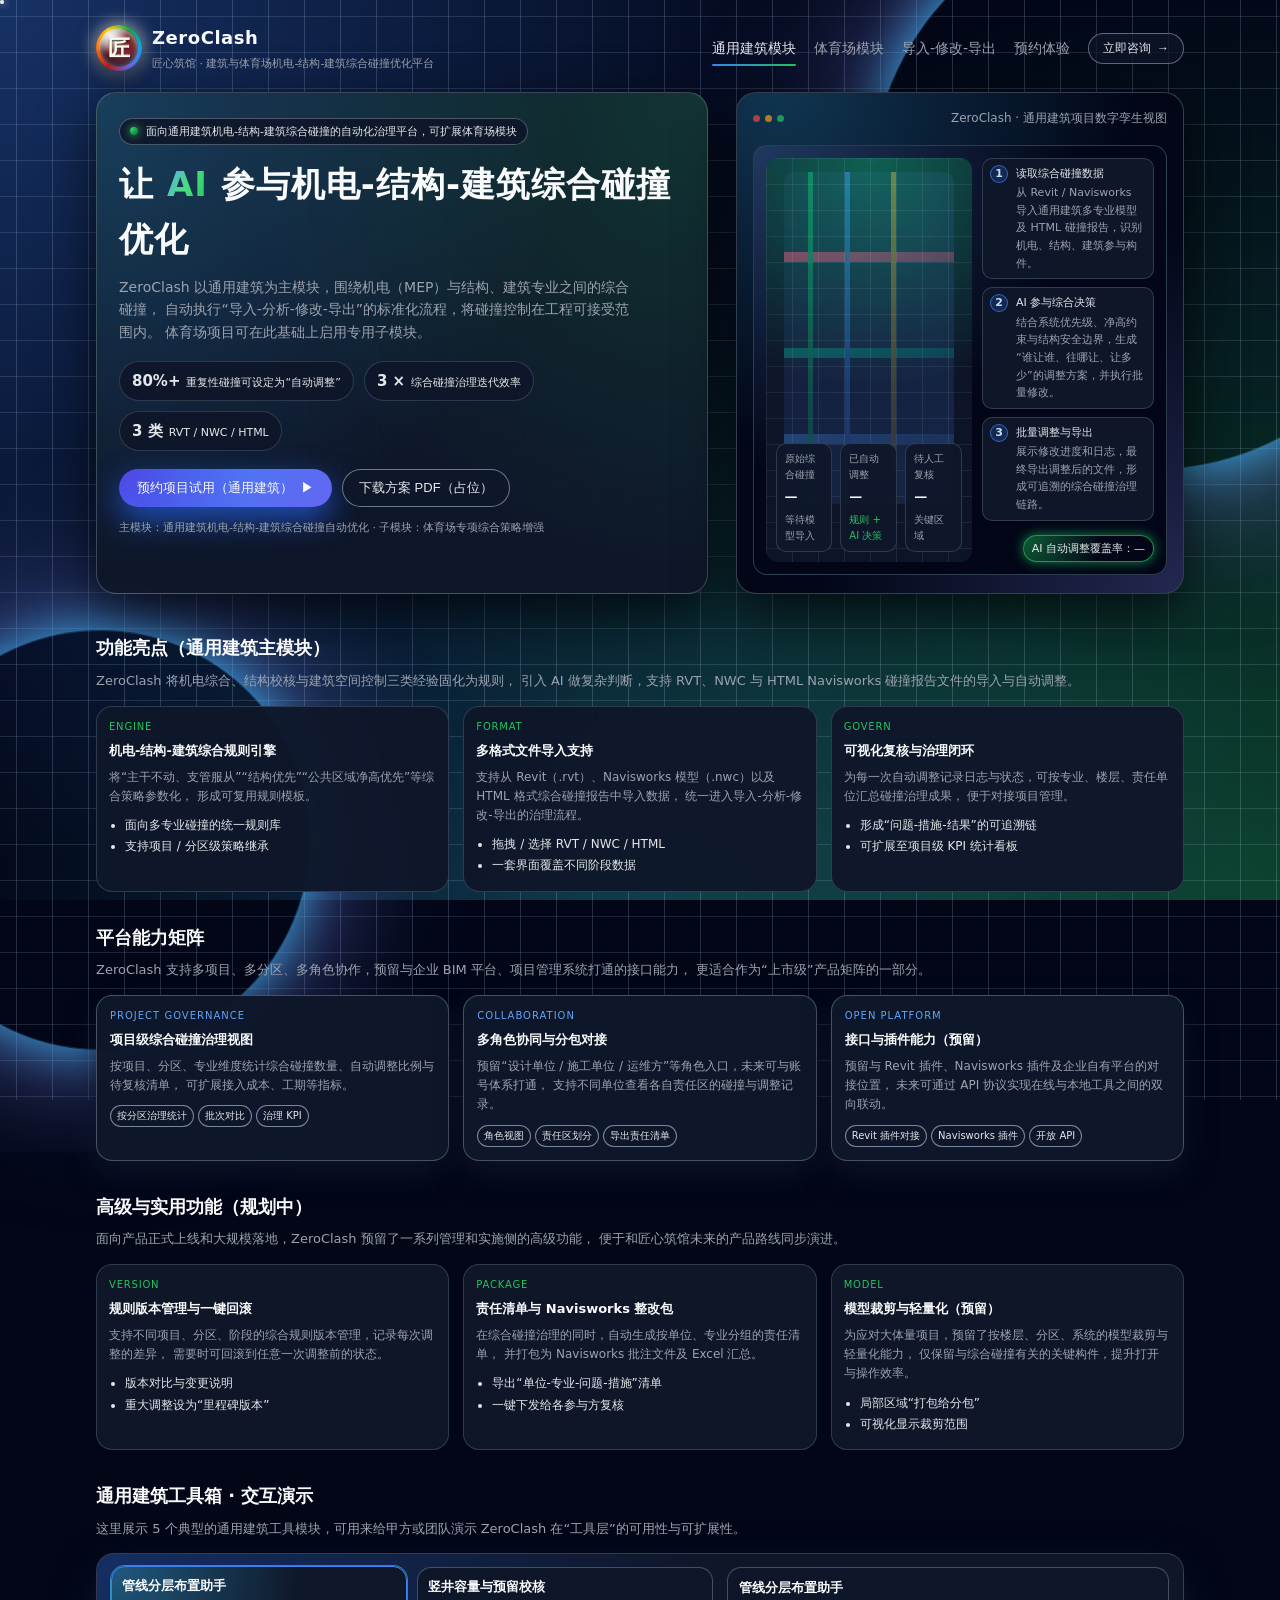
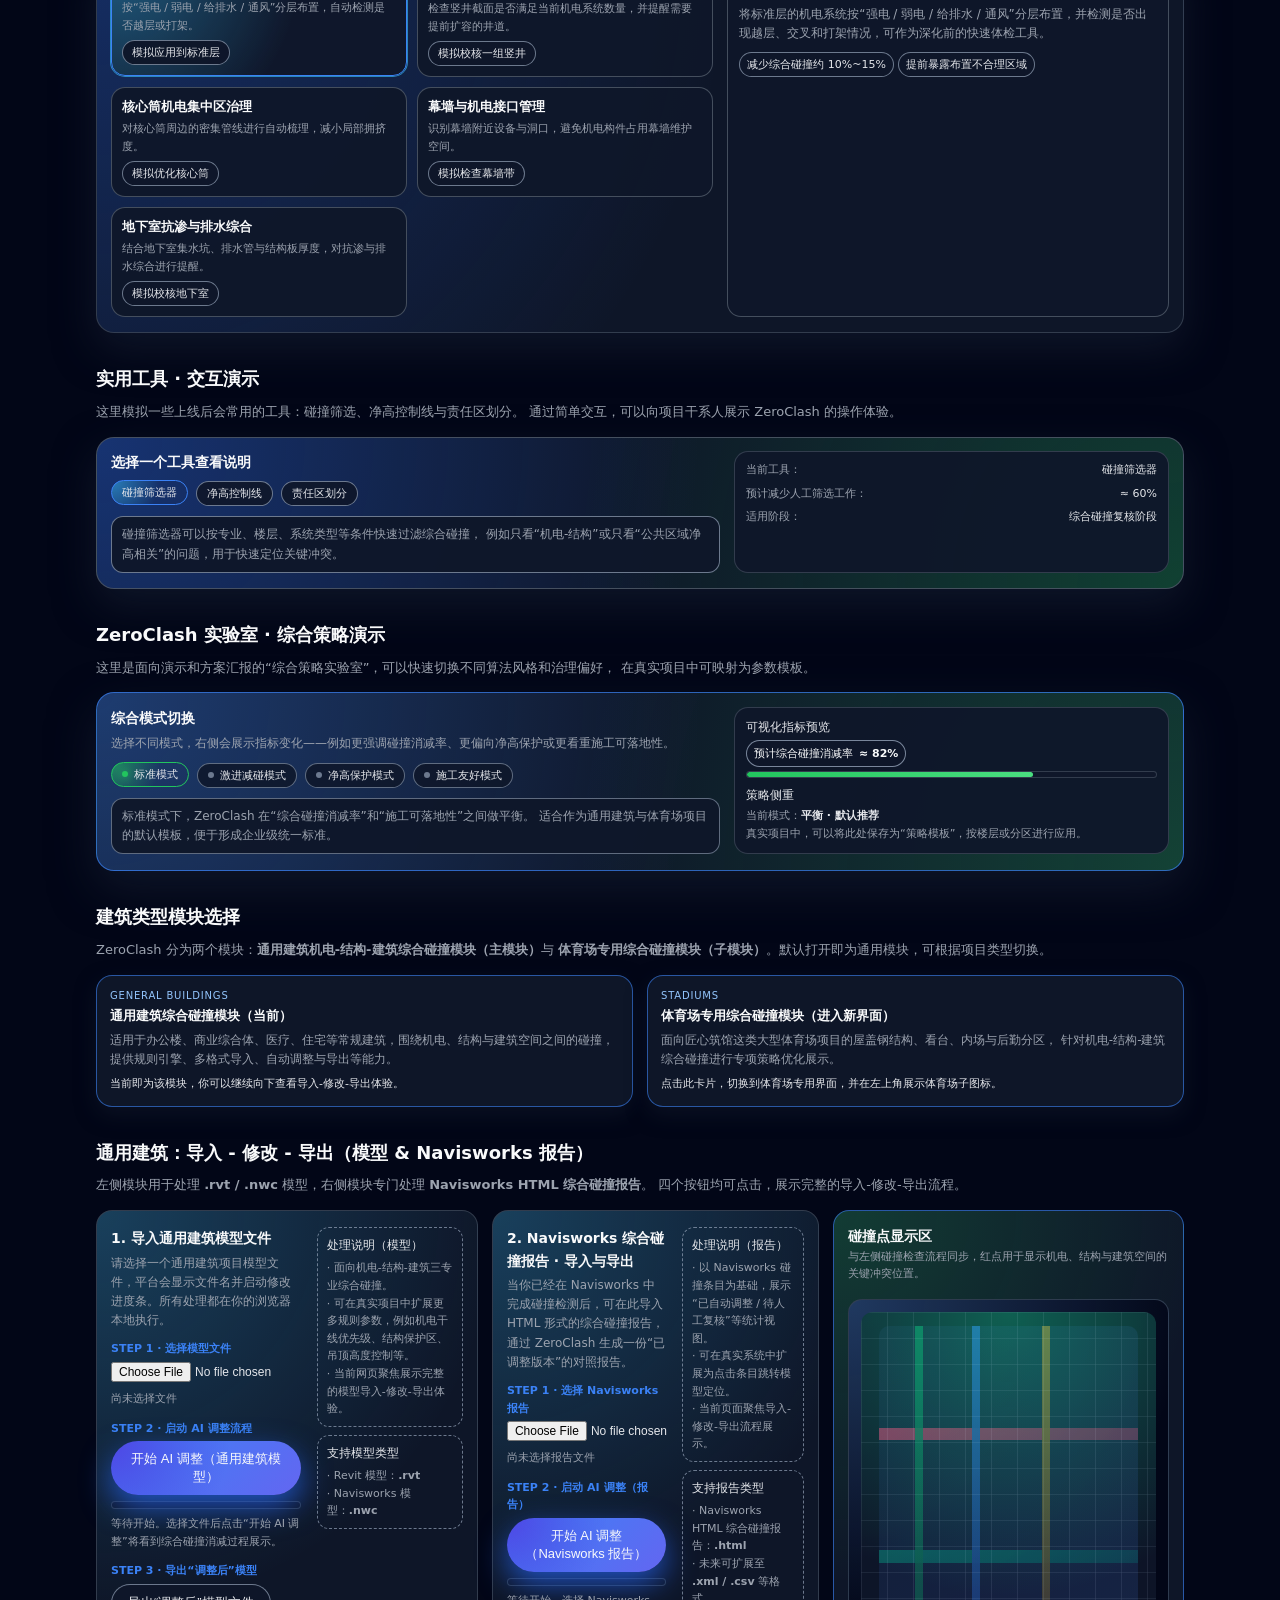
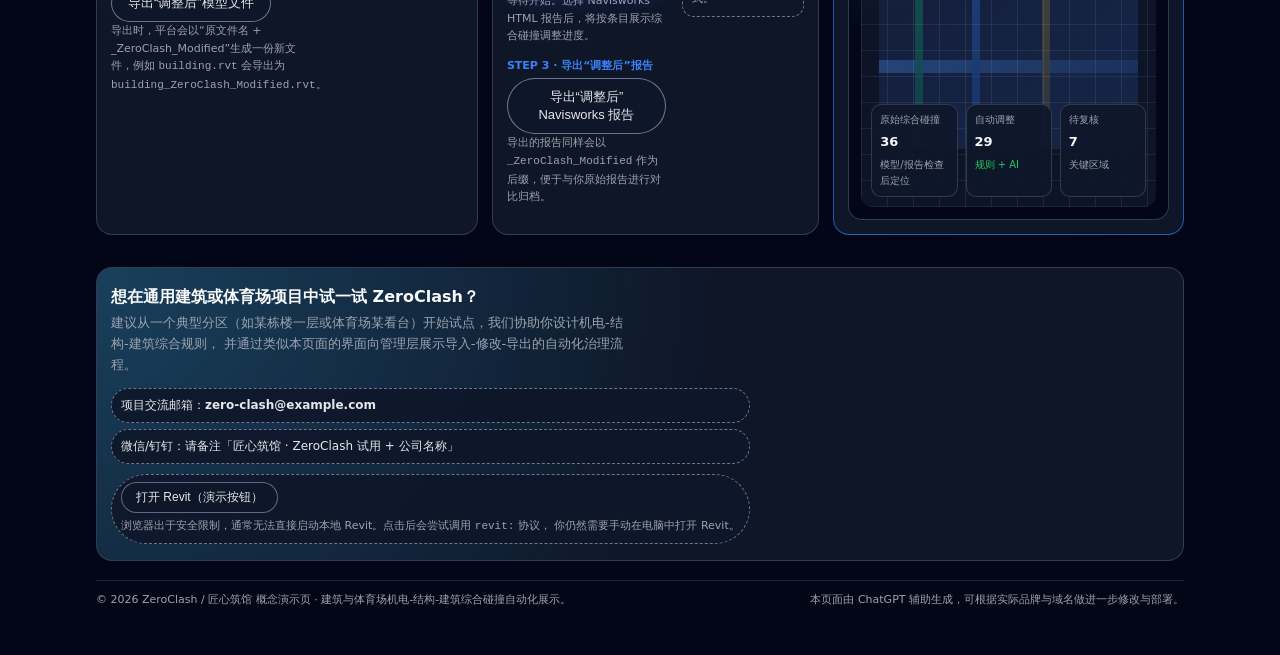
<file: zero-clash/index99.html>
<!DOCTYPE html>
<html lang="zh-CN">
<head>
  <meta charset="UTF-8" />
  <title>ZeroClash · 建筑与体育场机电-结构-建筑综合碰撞优化平台</title>
  <meta name="viewport" content="width=device-width, initial-scale=1" />
  <meta name="description" content="ZeroClash —— 匠心筑馆面向通用建筑与体育场项目的机电-结构-建筑综合碰撞自动优化平台，实现导入-分析-修改-导出的治理闭环。" />

  <!-- 浏览器图标，保留“匠”字 -->
  <link rel="icon" type="image/svg+xml"
        href='data:image/svg+xml,<svg xmlns="http://www.w3.org/2000/svg" viewBox="0 0 64 64"><defs><linearGradient id="g" x1="0" x2="1" y1="0" y2="1"><stop stop-color="%23b91c1c"/><stop offset="0.4" stop-color="%23f97316"/><stop offset="1" stop-color="%2316a34a"/></linearGradient></defs><circle cx="32" cy="32" r="30" fill="url(%23g)"/><circle cx="32" cy="32" r="22" fill="none" stroke="rgba(248,250,252,0.9)" stroke-width="2"/><text x="32" y="38" text-anchor="middle" font-size="24" fill="white" font-family="system-ui, -apple-system">匠</text></svg>' />

  <style>
    :root {
      --card-bg: #050816;
      --accent: #3b82f6;
      --accent-soft: rgba(59, 130, 246, 0.18);
      --accent-2: #22c55e;
      --text-main: #f9fafb;
      --text-sub: #9ca3af;
      --border-subtle: #1f2937;
      --radius-xl: 20px;
      --shadow-soft: 0 20px 55px rgba(0, 0, 0, 0.7);
    }

    * { box-sizing: border-box; margin: 0; padding: 0; }

    body {
      font-family: system-ui, -apple-system, BlinkMacSystemFont, "Segoe UI",
        Roboto, "PingFang SC", "Microsoft YaHei", sans-serif;
      color: var(--text-main);
      line-height: 1.6;
      min-height: 100vh;
      overflow-x: hidden;
      background: #020617;
    }

    a { color: inherit; text-decoration: none; }

    /* ===== 动态数字孪生背景 ===== */
    .global-bg {
      position: fixed;
      inset: 0;
      z-index: -3;
      background:
        radial-gradient(circle at 0% 0%, rgba(59,130,246,0.35), transparent 55%),
        radial-gradient(circle at 100% 100%, rgba(34,197,94,0.30), transparent 60%),
        radial-gradient(circle at 50% 110%, rgba(56,189,248,0.25), transparent 60%),
        #020617;
      animation: bgFlow 14s ease-in-out infinite alternate;
    }

    .bg-grid {
      position: fixed;
      inset: -200px -200px;
      z-index: -2;
      opacity: 0.55;
      background-image:
        linear-gradient(90deg, rgba(148, 163, 184, 0.45) 1px, transparent 1px),
        linear-gradient(180deg, rgba(148, 163, 184, 0.35) 1px, transparent 1px);
      background-size: 36px 36px;
      mix-blend-mode: screen;
      animation: gridMove 18s linear infinite;
      pointer-events: none;
    }

    .bg-orbit {
      position: fixed;
      border-radius: 999px;
      border: 1px solid rgba(56, 189, 248, 0.25);
      box-shadow:
        0 0 50px rgba(56, 189, 248, 0.8),
        0 0 160px rgba(129, 140, 248, 0.75);
      pointer-events: none;
      z-index: -1;
      filter: blur(0.2px);
    }
    .bg-orbit-1 {
      width: 560px;
      height: 560px;
      top: -90px;
      right: -150px;
      animation: orbitPulse 20s linear infinite;
    }
    .bg-orbit-2 {
      width: 420px;
      height: 420px;
      bottom: -150px;
      left: -110px;
      animation: orbitPulse 17s linear infinite reverse;
    }

    .bg-particle {
      position: fixed;
      width: 4px;
      height: 4px;
      border-radius: 999px;
      background: rgba(248, 250, 252, 0.9);
      box-shadow: 0 0 10px rgba(248, 250, 252, 0.8);
      opacity: 0.5;
      z-index: -1;
      animation: particleMove 12s linear infinite;
    }
    .bg-particle:nth-child(1) { top: 20%; left: 10%; animation-duration: 14s; }
    .bg-particle:nth-child(2) { top: 70%; left: 80%; animation-duration: 12s; }
    .bg-particle:nth-child(3) { top: 40%; left: 50%; animation-duration: 10s; }
    .bg-particle:nth-child(4) { top: 85%; left: 25%; animation-duration: 16s; }

    @keyframes bgFlow {
      0% {
        background-position: 0 0, 0 0, 0 0;
        filter: hue-rotate(0deg);
      }
      50% {
        background-position: 30px -20px, -40px 40px, 0 30px;
        filter: hue-rotate(10deg);
      }
      100% {
        background-position: -30px 10px, 40px -40px, 0 -20px;
        filter: hue-rotate(-8deg);
      }
    }

    @keyframes gridMove {
      0% { transform: translate3d(0,0,0); }
      100% { transform: translate3d(80px,80px,0); }
    }

    @keyframes orbitPulse {
      0% { transform: rotate(0deg) scale(1); opacity: 0.6; }
      50% { transform: rotate(180deg) scale(1.08); opacity: 1; }
      100% { transform: rotate(360deg) scale(1); opacity: 0.6; }
    }

    @keyframes particleMove {
      0% { transform: translate3d(0,0,0); opacity: 0.3; }
      50% { transform: translate3d(40px,-40px,0); opacity: 0.9; }
      100% { transform: translate3d(80px,40px,0); opacity: 0.3; }
    }

    .page {
      max-width: 1120px;
      margin: 0 auto;
      padding: 24px 16px 48px;
      position: relative;
      z-index: 1;
    }

    header {
      display: flex;
      align-items: center;
      justify-content: space-between;
      margin-bottom: 20px;
    }

    .logo-wrap {
      display: flex;
      align-items: center;
      gap: 10px;
    }

    /* ===== 主图标：三维中国风“玉璧 + 印章” ===== */
    .logo-mark {
      width: 46px;
      height: 46px;
      border-radius: 999px;
      background:
        conic-gradient(from 210deg, #b91c1c, #f97316, #facc15, #16a34a, #0ea5e9, #6366f1, #b91c1c);
      display: flex;
      align-items: center;
      justify-content: center;
      box-shadow:
        0 8px 22px rgba(15,23,42,0.9),
        0 0 18px rgba(248,250,252,0.9);
      position: relative;
      overflow: hidden;
      animation: logoSpin 18s linear infinite;
    }

    /* 内部立体玉璧 */
    .logo-mark::before {
      content: "";
      position: absolute;
      inset: 4px;
      border-radius: inherit;
      background:
        radial-gradient(circle at 30% 20%, rgba(255,255,255,0.9), transparent 40%),
        radial-gradient(circle at 70% 80%, #991b1b, #7f1d1d 55%, #111827 100%);
      box-shadow:
        inset 0 2px 6px rgba(248,250,252,0.65),
        inset 0 -6px 10px rgba(15,23,42,0.9);
    }

    /* 高光 */
    .logo-mark::after {
      content: "";
      position: absolute;
      inset: 3px;
      border-radius: inherit;
      background:
        radial-gradient(circle at 20% 15%, rgba(255,255,255,0.8), transparent 45%),
        radial-gradient(circle at 80% 90%, rgba(15,23,42,0.9), transparent 55%);
      mix-blend-mode: screen;
      opacity: 0.85;
    }

    .logo-mark span {
      position: relative;
      font-weight: 900;
      font-size: 22px;
      color: #fefce8;
      text-shadow:
        0 1px 2px rgba(15,23,42,0.9),
        0 -1px 1px rgba(248,250,252,0.6);
      z-index: 2;
    }

    .logo-text-block {
      display: flex;
      flex-direction: column;
      gap: 2px;
    }

    .logo-text-main-row {
      display: flex;
      align-items: center;
      gap: 6px;
    }

    .logo-text-main {
      font-weight: 700;
      letter-spacing: 0.03em;
      font-size: 18px;
    }

    .logo-text-sub {
      font-size: 11px;
      color: var(--text-sub);
    }

    /* ===== 体育场子图标：三维椭圆碗 + 交错钢肋 ===== */
    .stadium-sub-logo {
      display: none;
      position: relative;
      width: 48px;
      height: 24px;
      border-radius: 999px;
      padding: 2px;
      background:
        radial-gradient(circle at 0 0, rgba(56,189,248,0.85), transparent 50%),
        linear-gradient(90deg, #4f46e5, #22c55e);
      box-shadow:
        0 4px 12px rgba(15,23,42,0.9),
        0 0 18px rgba(56,189,248,0.9);
      overflow: hidden;
      animation: stadiumLogoPulse 2.8s ease-in-out infinite;
    }

    .stadium-sub-ring {
      position: absolute;
      inset: 2px;
      border-radius: 999px;
      border: 2px solid rgba(248,250,252,0.95);
      box-shadow:
        inset 0 0 5px rgba(15,23,42,0.9),
        0 0 3px rgba(248,250,252,0.6);
    }

    .stadium-sub-field {
      position: absolute;
      inset: 5px 8px;
      border-radius: 999px;
      background:
        radial-gradient(circle at 50% 0, #bbf7d0, #22c55e 60%, #15803d);
      box-shadow:
        inset 0 0 4px rgba(22,101,52,0.9),
        0 2px 5px rgba(15,23,42,0.9);
    }

    .stadium-sub-rib {
      position: absolute;
      left: -6px;
      right: -6px;
      height: 2px;
      background: rgba(148,163,184,0.95);
      border-radius: 999px;
      box-shadow: 0 0 6px rgba(148,163,184,0.8);
    }

    .stadium-sub-rib-1 { top: 7px; transform: rotate(-20deg); }
    .stadium-sub-rib-2 { top: 11px; transform: rotate(13deg); }
    .stadium-sub-rib-3 { top: 15px; transform: rotate(-8deg); }

    .stadium-sub-logo-visible {
      display: inline-flex;
    }

    @keyframes stadiumLogoPulse {
      0%, 100% { transform: scale(1); opacity: 0.85; }
      50% { transform: scale(1.06); opacity: 1; }
    }

    nav {
      display: flex;
      align-items: center;
      gap: 18px;
      font-size: 14px;
      color: var(--text-sub);
      flex-wrap: wrap;
      justify-content: flex-end;
    }

    nav a {
      padding: 4px 0;
      position: relative;
      cursor: pointer;
    }

    nav a::after {
      content: "";
      position: absolute;
      left: 0;
      bottom: -3px;
      width: 0;
      height: 2px;
      border-radius: 999px;
      background: linear-gradient(90deg, var(--accent), var(--accent-2));
      transition: width 0.18s ease-out;
    }

    nav a:hover::after { width: 100%; }

    .nav-active {
      color: #e5e7eb;
    }
    .nav-active::after {
      width: 100%;
    }

    .btn-small-outline {
      border-radius: 999px;
      border: 1px solid rgba(148, 163, 184, 0.6);
      padding: 6px 14px;
      font-size: 12px;
      color: #e5e7eb;
      display: inline-flex;
      align-items: center;
      gap: 6px;
      background: rgba(15, 23, 42, 0.7);
      backdrop-filter: blur(10px);
      cursor: pointer;
      transition: border-color 0.17s, background 0.17s, transform 0.1s;
    }
    .btn-small-outline:hover {
      border-color: var(--accent);
      background: rgba(15, 23, 42, 0.9);
      transform: translateY(-1px);
    }

    @keyframes logoSpin {
      0% { transform: rotate(0deg); }
      100% { transform: rotate(360deg); }
    }

    @keyframes logoPulse {
      0%, 100% { box-shadow: inset 0 0 0 0 rgba(37, 99, 235, 0.1); }
      50% { box-shadow: inset 0 0 12px 4px rgba(37, 99, 235, 0.4); }
    }

    /* ===== 视图切换容器 ===== */
    main#view-container {
      position: relative;
      min-height: 600px;
      transition: height 0.4s ease;
    }

    .view {
      position: absolute;
      inset: 0;
      opacity: 0;
      pointer-events: none;
      transform: translateY(16px);
      transition: opacity 0.28s ease-out, transform 0.28s ease-out;
    }

    .view-active {
      opacity: 1;
      pointer-events: auto;
      transform: translateY(0);
    }

    .hero {
      display: grid;
      grid-template-columns: minmax(0, 3fr) minmax(0, 2.2fr);
      gap: 28px;
      align-items: stretch;
      margin-bottom: 40px;
    }

    .hero-card {
      padding: 24px 22px 22px;
      border-radius: var(--radius-xl);
      background:
        radial-gradient(circle at 0 0, rgba(56, 189, 248, 0.24), transparent 60%),
        radial-gradient(circle at 100% 0, rgba(34, 197, 94, 0.18), transparent 60%),
        rgba(15, 23, 42, 0.97);
      box-shadow: var(--shadow-soft);
      border: 1px solid rgba(148, 163, 184, 0.35);
    }

    .tagline {
      display: inline-flex;
      align-items: center;
      gap: 8px;
      padding: 4px 10px;
      border-radius: 999px;
      background: rgba(15, 23, 42, 0.9);
      border: 1px solid rgba(148, 163, 184, 0.45);
      font-size: 11px;
      color: #e5e7eb;
      margin-bottom: 12px;
    }

    .tag-dot {
      width: 8px;
      height: 8px;
      border-radius: 50%;
      background: radial-gradient(circle at 0 0, #4ade80, #16a34a 60%, #166534 100%);
      box-shadow: 0 0 8px rgba(74, 222, 128, 0.9);
    }

    .hero-title {
      font-size: clamp(26px, 4vw, 34px);
      font-weight: 800;
      letter-spacing: 0.03em;
      margin-bottom: 10px;
    }

    .hero-title span {
      background: linear-gradient(120deg, #60a5fa, #4ade80, #22c55e);
      -webkit-background-clip: text;
      color: transparent;
    }

    .hero-subtitle {
      font-size: 14px;
      color: var(--text-sub);
      max-width: 32rem;
      margin-bottom: 18px;
    }

    .hero-kpis {
      display: flex;
      flex-wrap: wrap;
      gap: 10px;
      margin-bottom: 18px;
    }

    .kpi-pill {
      padding: 7px 12px;
      border-radius: 999px;
      background: rgba(15, 23, 42, 0.95);
      border: 1px solid rgba(51, 65, 85, 0.85);
      font-size: 11px;
      color: #e5e7eb;
      display: inline-flex;
      align-items: baseline;
      gap: 6px;
      cursor: pointer;
    }
    .kpi-pill strong { font-size: 15px; }

    .hero-actions {
      display: flex;
      flex-wrap: wrap;
      gap: 10px;
      margin-bottom: 12px;
    }

    .btn-primary {
      border-radius: 999px;
      padding: 9px 18px;
      font-size: 13px;
      border: none;
      cursor: pointer;
      background: radial-gradient(circle at 0 0, #4f46e5, transparent 60%),
        linear-gradient(135deg, var(--accent), #6366f1);
      color: #f9fafb;
      display: inline-flex;
      align-items: center;
      gap: 8px;
      box-shadow: 0 12px 30px rgba(37, 99, 235, 0.75);
      transition: transform 0.1s ease-out, box-shadow 0.1s ease-out;
    }
    .btn-primary:hover {
      transform: translateY(-1px);
      box-shadow: 0 16px 38px rgba(37, 99, 235, 0.9);
    }

    .btn-secondary {
      border-radius: 999px;
      padding: 9px 16px;
      font-size: 13px;
      border: 1px solid rgba(148, 163, 184, 0.7);
      cursor: pointer;
      background: rgba(15, 23, 42, 0.9);
      color: #e5e7eb;
      display: inline-flex;
      align-items: center;
      gap: 8px;
      transition: background 0.15s ease-out, border-color 0.15s ease-out,
        transform 0.1s ease-out;
    }
    .btn-secondary:hover {
      background: rgba(15, 23, 42, 1);
      border-color: var(--accent-2);
      transform: translateY(-1px);
    }

    .hero-hint { font-size: 11px; color: var(--text-sub); }

    .hero-right-card {
      border-radius: var(--radius-xl);
      background: radial-gradient(circle at 10% 0, rgba(56, 189, 248, 0.25), transparent 55%),
        radial-gradient(circle at 100% 100%, rgba(129, 140, 248, 0.25), transparent 55%),
        #020617;
      border: 1px solid rgba(55, 65, 81, 0.95);
      padding: 16px 16px 18px;
      box-shadow: var(--shadow-soft);
      display: flex;
      flex-direction: column;
      gap: 12px;
    }

    .preview-header {
      display: flex;
      align-items: center;
      justify-content: space-between;
      font-size: 12px;
      color: var(--text-sub);
    }

    .preview-dots { display: flex; gap: 5px; }

    .preview-dot {
      width: 7px;
      height: 7px;
      border-radius: 999px;
      background: #6b7280;
      opacity: 0.7;
    }
    .preview-dot:nth-child(1) { background: #ef4444; }
    .preview-dot:nth-child(2) { background: #f59e0b; }
    .preview-dot:nth-child(3) { background: #22c55e; }

    .preview-window {
      flex: 1;
      margin-top: 4px;
      border-radius: 14px;
      border: 1px solid rgba(51, 65, 85, 0.9);
      background: radial-gradient(circle at 0 0, rgba(96, 165, 250, 0.32), transparent 55%),
        #020617;
      padding: 12px;
      display: grid;
      grid-template-columns: 1.2fr 1fr;
      gap: 10px;
    }

    .preview-left {
      border-radius: 12px;
      background: radial-gradient(circle at 50% 0, rgba(16, 185, 129, 0.45), transparent 55%),
        rgba(15, 23, 42, 0.9);
      position: relative;
      overflow: hidden;
    }

    /* 更“真实”的碰撞背景：机电多专业线管示意 */
    .preview-left::before {
      content: "";
      position: absolute;
      inset: 14px 18px 58px 18px;
      border-radius: 10px;
      background:
        linear-gradient(135deg, rgba(15,23,42,0.4), rgba(15,23,42,0.95)),
        linear-gradient(90deg,
          transparent 0 14%, rgba(34,197,94,0.8) 14% 17%, transparent 17% 36%,
          rgba(59,130,246,0.9) 36% 39%, transparent 39% 63%,
          rgba(234,179,8,0.9) 63% 66%, transparent 66% 100%),
        linear-gradient(0deg,
          transparent 0 18%, rgba(96,165,250,0.9) 18% 21%, transparent 21% 44%,
          rgba(16,185,129,0.9) 44% 47%, transparent 47% 73%,
          rgba(244,63,94,0.9) 73% 76%, transparent 76% 100%);
      opacity: 0.8;
      mix-blend-mode: screen;
      filter: saturate(1.4);
    }

    .preview-mesh {
      position: absolute;
      inset: 0;
      opacity: 0.35;
      background-image: linear-gradient(
          90deg,
          rgba(148, 163, 184, 0.35) 1px,
          transparent 1px
        ),
        linear-gradient(
          180deg,
          rgba(148, 163, 184, 0.3) 1px,
          transparent 1px
        );
      background-size: 26px 26px;
      mix-blend-mode: screen;
      animation: gridMove 18s linear infinite;
    }

    /* 碰撞红点层 */
    .preview-clashes {
      position: absolute;
      inset: 16px 16px 60px 16px;
      pointer-events: none;
    }

    .preview-clash-dot {
      position: absolute;
      width: 6px;
      height: 6px;
      border-radius: 999px;
      background: #ef4444;
      box-shadow: 0 0 12px rgba(248, 113, 113, 0.95);
      opacity: 0;
      transform: scale(0.3);
      animation: clashPop 0.8s forwards;
      animation-delay: var(--delay, 0s);
    }

    @keyframes clashPop {
      0% { opacity: 0; transform: scale(0.3); }
      50% { opacity: 1; transform: scale(1.05); }
      100% { opacity: 0.85; transform: scale(0.9); }
    }

    .preview-stats {
      position: absolute;
      bottom: 10px;
      left: 10px;
      right: 10px;
      display: flex;
      justify-content: space-between;
      gap: 8px;
      font-size: 10px;
    }

    .preview-stat-card {
      flex: 1;
      background: rgba(15, 23, 42, 0.92);
      border-radius: 10px;
      padding: 7px 8px;
      border: 1px solid rgba(55, 65, 81, 0.85);
      display: flex;
      flex-direction: column;
      gap: 4px;
      cursor: pointer;
    }

    .preview-stat-card strong { font-size: 13px; }

    /* AI 覆盖率小模块 */
    .preview-ai-rate {
      margin-top: 6px;
      font-size: 11px;
      color: #e5e7eb;
      padding: 4px 8px;
      border-radius: 999px;
      align-self: flex-end;
      background: radial-gradient(circle at 0 0, rgba(34,197,94,0.45), transparent 60%);
      border: 1px solid rgba(34,197,94,0.7);
      box-shadow: 0 0 12px rgba(34,197,94,0.65);
    }

    .preview-right {
      display: flex;
      flex-direction: column;
      gap: 8px;
      font-size: 11px;
      color: var(--text-sub);
    }

    .preview-step {
      padding: 6px 7px;
      border-radius: 10px;
      border: 1px solid rgba(55, 65, 81, 0.9);
      background: rgba(15, 23, 42, 0.96);
      display: flex;
      gap: 8px;
      align-items: flex-start;
    }

    .preview-step-badge {
      min-width: 18px;
      height: 18px;
      border-radius: 999px;
      background: var(--accent-soft);
      border: 1px solid rgba(59, 130, 246, 0.7);
      display: flex;
      align-items: center;
      justify-content: center;
      font-size: 11px;
      color: #bfdbfe;
      font-weight: 600;
    }

    .preview-step-title {
      font-size: 11px;
      color: #e5e7eb;
      margin-bottom: 2px;
    }

    section { margin-bottom: 32px; }

    .section-title { font-size: 18px; font-weight: 700; margin-bottom: 8px; }

    .section-subtitle {
      font-size: 13px;
      color: var(--text-sub);
      margin-bottom: 14px;
    }

    .features-grid {
      display: grid;
      grid-template-columns: repeat(3, minmax(0, 1fr));
      gap: 14px;
    }

    .feature-card {
      border-radius: 16px;
      background: rgba(15, 23, 42, 0.96);
      border: 1px solid rgba(51, 65, 85, 0.9);
      padding: 12px 12px 13px;
      font-size: 12px;
      display: flex;
      flex-direction: column;
      gap: 6px;
      cursor: pointer;
    }

    .feature-tag {
      font-size: 10px;
      color: var(--accent-2);
      text-transform: uppercase;
      letter-spacing: 0.08em;
    }

    .feature-title { font-size: 13px; font-weight: 600; }

    .feature-desc { color: var(--text-sub); }

    .feature-list { margin-top: 4px; padding-left: 16px; color: #e5e7eb; }

    .feature-list li { margin-bottom: 2px; }

    /* 建筑模块卡片 */
    .modules-grid {
      display: grid;
      grid-template-columns: repeat(2, minmax(0, 1fr));
      gap: 14px;
      font-size: 12px;
    }

    .module-card {
      border-radius: 16px;
      background: rgba(15, 23, 42, 0.96);
      border: 1px solid rgba(59, 130, 246, 0.6);
      padding: 12px 13px 13px;
      cursor: pointer;
      transition: transform 0.12s ease-out, box-shadow 0.12s ease-out, border-color 0.12s ease-out;
      box-shadow: 0 8px 20px rgba(15, 23, 42, 0.6);
    }
    .module-card:hover {
      transform: translateY(-2px);
      border-color: var(--accent-2);
      box-shadow: 0 14px 32px rgba(34, 197, 94, 0.45);
    }

    .module-tag {
      font-size: 10px;
      color: #93c5fd;
      letter-spacing: 0.08em;
      text-transform: uppercase;
      margin-bottom: 2px;
    }

    .module-title { font-size: 13px; font-weight: 600; margin-bottom: 4px; }

    .module-desc { color: var(--text-sub); margin-bottom: 6px; }

    .module-link-hint { font-size: 11px; color: #e5e7eb; }

    /* 体育场卡片 */
    .stadium-grid {
      display: grid;
      grid-template-columns: repeat(3, minmax(0, 1fr));
      gap: 14px;
      font-size: 12px;
    }

    .stadium-card {
      border-radius: 16px;
      background: rgba(15, 23, 42, 0.96);
      border: 1px solid rgba(59, 130, 246, 0.55);
      padding: 11px 12px 12px;
      cursor: pointer;
    }

    .stadium-badge {
      font-size: 10px;
      color: #60a5fa;
      margin-bottom: 2px;
      letter-spacing: 0.08em;
      text-transform: uppercase;
    }

    .stadium-title { font-size: 13px; font-weight: 600; margin-bottom: 4px; }

    .stadium-desc { color: var(--text-sub); }

    .stadium-desc span { color: #e5e7eb; }

    .steps-grid {
      display: grid;
      grid-template-columns: repeat(4, minmax(0, 1fr));
      gap: 12px;
      font-size: 12px;
    }

    .step-card {
      border-radius: 14px;
      padding: 10px 11px;
      background: rgba(15, 23, 42, 0.96);
      border: 1px solid rgba(55, 65, 81, 0.9);
      cursor: pointer;
    }

    .step-index { font-size: 11px; color: var(--accent); font-weight: 600; margin-bottom: 4px; }

    .step-title { font-size: 13px; font-weight: 600; margin-bottom: 4px; }

    .step-desc { color: var(--text-sub); }

    /* ===== 平台能力矩阵 ===== */
    .matrix-grid {
      display: grid;
      grid-template-columns: repeat(3, minmax(0, 1fr));
      gap: 14px;
      font-size: 12px;
    }

    .matrix-card {
      border-radius: 16px;
      background: rgba(15,23,42,0.98);
      border: 1px solid rgba(75,85,99,0.95);
      padding: 12px 13px 13px;
      box-shadow: 0 12px 30px rgba(15,23,42,0.8);
      display: flex;
      flex-direction: column;
      gap: 6px;
      cursor: pointer;
    }

    .matrix-title { font-size: 13px; font-weight: 600; }

    .matrix-tag-line {
      font-size: 10px;
      color: #60a5fa;
      text-transform: uppercase;
      letter-spacing: 0.1em;
    }

    .matrix-badges {
      display: flex;
      flex-wrap: wrap;
      gap: 4px;
      margin-top: 4px;
    }

    .matrix-badge {
      font-size: 10px;
      padding: 2px 6px;
      border-radius: 999px;
      border: 1px solid rgba(148,163,184,0.8);
      background: rgba(15,23,42,0.96);
      color: #e5e7eb;
    }

    /* ===== ZeroClash 实验室 ===== */
    .lab-card {
      border-radius: 18px;
      border: 1px solid rgba(59,130,246,0.7);
      background:
        radial-gradient(circle at 0 0, rgba(59,130,246,0.35), transparent 55%),
        radial-gradient(circle at 100% 100%, rgba(34,197,94,0.25), transparent 55%),
        rgba(15,23,42,0.96);
      padding: 14px 14px 16px;
      box-shadow: 0 18px 45px rgba(15,23,42,0.9);
      display: grid;
      grid-template-columns: minmax(0, 1.4fr) minmax(0, 1fr);
      gap: 14px;
      font-size: 12px;
    }

    .lab-title { font-size: 14px; font-weight: 600; margin-bottom: 4px; }

    .lab-sub { font-size: 12px; color: var(--text-sub); margin-bottom: 10px; }

    .lab-toggle-group {
      display: flex;
      flex-wrap: wrap;
      gap: 8px;
      margin-bottom: 10px;
    }

    .pill-toggle {
      padding: 4px 10px;
      border-radius: 999px;
      border: 1px solid rgba(148,163,184,0.6);
      background: rgba(15,23,42,0.85);
      color: #e5e7eb;
      font-size: 11px;
      cursor: pointer;
      display: inline-flex;
      align-items: center;
      gap: 6px;
      transition: background 0.15s, border-color 0.15s, transform 0.1s;
    }

    .pill-toggle span.small-dot {
      width: 6px;
      height: 6px;
      border-radius: 999px;
      background: rgba(148,163,184,0.7);
    }

    .pill-toggle-active {
      border-color: var(--accent-2);
      background: radial-gradient(circle at 0 0, rgba(34,197,94,0.6), transparent 60%);
      transform: translateY(-1px);
    }
    .pill-toggle-active span.small-dot {
      background: #22c55e;
      box-shadow: 0 0 8px rgba(34,197,94,0.9);
    }

    .lab-mode-desc {
      border-radius: 12px;
      border: 1px solid rgba(148,163,184,0.6);
      background: rgba(15,23,42,0.96);
      padding: 8px 10px;
      color: var(--text-sub);
      font-size: 12px;
    }

    .lab-side {
      border-radius: 14px;
      border: 1px solid rgba(55,65,81,0.9);
      background: rgba(15,23,42,0.96);
      padding: 10px 11px;
      display: flex;
      flex-direction: column;
      gap: 8px;
    }

    .lab-side-title {
      font-size: 12px;
      color: #e5e7eb;
      margin-bottom: 2px;
    }

    .lab-meter {
      height: 7px;
      border-radius: 999px;
      background: rgba(15,23,42,1);
      border: 1px solid rgba(55,65,81,0.9);
      overflow: hidden;
      margin-top: 4px;
    }

    .lab-meter-fill {
      height: 100%;
      width: 70%;
      border-radius: inherit;
      background: linear-gradient(90deg,#22c55e,#4ade80);
      animation: meterPulse 2.6s ease-in-out infinite;
      transform-origin: left;
    }

    .lab-metric-pill {
      font-size: 11px;
      padding: 4px 7px;
      border-radius: 999px;
      border: 1px solid rgba(148,163,184,0.8);
      background: rgba(15,23,42,0.96);
      display: inline-flex;
      align-items: center;
      justify-content: space-between;
      gap: 6px;
    }

    @keyframes meterPulse {
      0%, 100% { transform: scaleX(0.76); }
      50% { transform: scaleX(1); }
    }

    /* 导入-修改-导出 通用样式 */
    .io-card {
      border-radius: 16px;
      border: 1px solid rgba(55, 65, 81, 0.9);
      background: radial-gradient(circle at 0 0, rgba(56, 189, 248, 0.25), transparent 55%),
        rgba(15, 23, 42, 0.96);
      padding: 16px 14px;
      display: grid;
      grid-template-columns: minmax(0, 1.3fr) minmax(0, 1fr);
      gap: 16px;
    }

    .io-dual {
      display: grid;
      grid-template-columns: minmax(0, 1.4fr) minmax(0, 1.2fr);
      gap: 14px;
    }

    .io-with-preview {
      display: grid;
      grid-template-columns: minmax(0, 1.65fr) minmax(320px, 0.8fr);
      gap: 14px;
      align-items: stretch;
    }

    .collision-side-panel {
      border-radius: 16px;
      border: 1px solid rgba(59, 130, 246, 0.62);
      background: radial-gradient(circle at 0 0, rgba(34, 197, 94, 0.22), transparent 52%),
        rgba(15, 23, 42, 0.96);
      padding: 14px;
      display: flex;
      flex-direction: column;
      gap: 12px;
      min-height: 100%;
    }

    .collision-side-title {
      font-size: 14px;
      font-weight: 700;
    }

    .collision-side-note {
      font-size: 11px;
      color: var(--text-sub);
    }

    .collision-side-panel .preview-window {
      min-height: 360px;
      grid-template-columns: 1fr;
    }

    .collision-side-panel .preview-left {
      min-height: 260px;
    }

    .io-main-title { font-size: 14px; font-weight: 600; margin-bottom: 4px; }

    .io-main-sub { font-size: 12px; color: var(--text-sub); margin-bottom: 10px; }

    .io-step { font-size: 12px; margin-bottom: 12px; }

    .io-step-label {
      font-size: 11px;
      color: var(--accent);
      font-weight: 600;
      margin-bottom: 4px;
    }

    .io-file-input { font-size: 12px; color: #e5e7eb; margin-bottom: 4px; }

    .io-filename { font-size: 11px; color: var(--text-sub); margin-top: 4px; }

    .io-progress-shell {
      width: 100%;
      height: 8px;
      border-radius: 999px;
      background: rgba(15, 23, 42, 0.9);
      border: 1px solid rgba(51, 65, 85, 0.9);
      overflow: hidden;
      margin: 6px 0;
    }

    .io-progress-bar {
      height: 100%;
      width: 0%;
      border-radius: 999px;
      background: linear-gradient(90deg, #22c55e, #4ade80);
      transition: width 0.2s ease-out;
    }

    .io-status-text { font-size: 11px; color: var(--text-sub); min-height: 32px; }

    .io-side {
      font-size: 11px;
      color: var(--text-sub);
      display: flex;
      flex-direction: column;
      gap: 8px;
    }

    .io-side-box {
      border-radius: 12px;
      border: 1px dashed rgba(148, 163, 184, 0.7);
      padding: 8px 9px;
    }

    .io-side-title { font-size: 12px; color: #e5e7eb; margin-bottom: 4px; }

    .io-side-note { font-size: 11px; color: var(--text-sub); }

    .contact-card {
      border-radius: 16px;
      border: 1px solid rgba(55, 65, 81, 0.9);
      background: radial-gradient(circle at 0 0, rgba(56, 189, 248, 0.25), transparent 55%),
        rgba(15, 23, 42, 0.96);
      padding: 16px 14px;
      display: flex;
      flex-wrap: wrap;
      justify-content: space-between;
      gap: 12px;
      align-items: center;
    }

    .contact-main { max-width: 520px; }

    .contact-main h3 { font-size: 16px; margin-bottom: 4px; }

    .contact-main p { font-size: 13px; color: var(--text-sub); }

    .contact-actions {
      display: flex;
      flex-direction: column;
      gap: 6px;
      font-size: 12px;
    }

    .contact-field {
      padding: 7px 9px;
      border-radius: 999px;
      background: rgba(15, 23, 42, 0.9);
      border: 1px dashed rgba(148, 163, 184, 0.7);
      color: #e5e7eb;
    }

    .contact-revit-btn { margin-top: 4px; }

    footer {
      margin-top: 20px;
      font-size: 11px;
      color: var(--text-sub);
      display: flex;
      justify-content: space-between;
      flex-wrap: wrap;
      gap: 8px;
      border-top: 1px solid rgba(31, 41, 55, 0.9);
      padding-top: 10px;
    }

    .btn-back {
      margin-bottom: 12px;
      display: inline-flex;
      align-items: center;
      gap: 6px;
      font-size: 12px;
      cursor: pointer;
      color: #e5e7eb;
      border-radius: 999px;
      padding: 6px 10px;
      border: 1px solid rgba(148, 163, 184, 0.7);
      background: rgba(15, 23, 42, 0.9);
    }

    .btn-back:hover {
      border-color: var(--accent);
    }

    /* 实用工具交互区 */
    .utility-card {
      border-radius: 18px;
      border: 1px solid rgba(75,85,99,0.9);
      background:
        radial-gradient(circle at 0 0, rgba(37,99,235,0.38), transparent 55%),
        radial-gradient(circle at 100% 100%, rgba(22,163,74,0.3), transparent 55%),
        rgba(15,23,42,0.97);
      padding: 13px 14px 15px;
      box-shadow: 0 16px 40px rgba(15,23,42,0.9);
      display: grid;
      grid-template-columns: minmax(0, 1.4fr) minmax(0,1fr);
      gap: 14px;
      font-size: 12px;
    }

    .utility-tabs {
      display: flex;
      flex-wrap: wrap;
      gap: 8px;
      margin: 8px 0 10px;
    }

    .utility-tab {
      padding: 4px 10px;
      border-radius: 999px;
      border: 1px solid rgba(148,163,184,0.7);
      background: rgba(15,23,42,0.9);
      color: #e5e7eb;
      font-size: 11px;
      cursor: pointer;
      transition: background 0.15s, border-color 0.15s, transform 0.1s;
    }

    .utility-tab-active {
      border-color: var(--accent);
      background: radial-gradient(circle at 0 0, rgba(56,189,248,0.55), transparent 60%);
      transform: translateY(-1px);
    }

    .utility-desc {
      border-radius: 12px;
      border: 1px solid rgba(148,163,184,0.7);
      background: rgba(15,23,42,0.96);
      padding: 8px 10px;
      color: var(--text-sub);
      font-size: 12px;
    }

    .utility-side-metrics {
      border-radius: 14px;
      border: 1px solid rgba(55,65,81,0.9);
      background: rgba(15,23,42,0.96);
      padding: 9px 11px;
      display: flex;
      flex-direction: column;
      gap: 6px;
    }

    .utility-metric-row {
      display: flex;
      justify-content: space-between;
      font-size: 11px;
      color: #e5e7eb;
    }

    .utility-metric-label { color: var(--text-sub); }

    /* 建筑工具箱（10 个可互动模块中，通用 5 个 + 体育场 5 个） */
    .toolbox {
      border-radius: 18px;
      border: 1px solid rgba(55,65,81,0.9);
      background:
        radial-gradient(circle at 0 0, rgba(37,99,235,0.3), transparent 55%),
        rgba(15,23,42,0.97);
      padding: 13px 14px 15px;
      box-shadow: 0 16px 40px rgba(15,23,42,0.9);
      display: grid;
      grid-template-columns: minmax(0, 1.5fr) minmax(0,1.1fr);
      gap: 14px;
      font-size: 12px;
    }

    .tool-grid {
      display: grid;
      grid-template-columns: repeat(2, minmax(0,1fr));
      gap: 10px;
    }

    .tool-card {
      border-radius: 14px;
      border: 1px solid rgba(75,85,99,0.9);
      background: rgba(15,23,42,0.96);
      padding: 9px 10px 10px;
      cursor: pointer;
      transition: border-color 0.15s, box-shadow 0.15s, transform 0.1s, background 0.15s;
    }

    .tool-card-title {
      font-size: 13px;
      font-weight: 600;
      margin-bottom: 2px;
    }

    .tool-card-desc {
      font-size: 11px;
      color: var(--text-sub);
      margin-bottom: 6px;
    }

    .tool-card button {
      font-size: 11px;
      padding: 4px 9px;
      border-radius: 999px;
      border: 1px solid rgba(148,163,184,0.7);
      background: rgba(15,23,42,0.98);
      color: #e5e7eb;
      cursor: pointer;
    }

    .tool-card-active {
      border-color: var(--accent);
      background:
        radial-gradient(circle at 0 0, rgba(56,189,248,0.4), transparent 60%),
        rgba(15,23,42,0.96);
      box-shadow: 0 0 0 1px rgba(56,189,248,0.65);
      transform: translateY(-1px);
    }

    .tool-detail {
      border-radius: 14px;
      border: 1px solid rgba(75,85,99,0.9);
      background: rgba(15,23,42,0.98);
      padding: 10px 11px;
      font-size: 12px;
      display: flex;
      flex-direction: column;
      gap: 6px;
    }

    .tool-detail-title {
      font-size: 13px;
      font-weight: 600;
    }

    .tool-detail-desc {
      font-size: 12px;
      color: var(--text-sub);
    }

    .tool-detail-metrics {
      display: flex;
      flex-wrap: wrap;
      gap: 4px;
      margin-top: 2px;
    }

    .tool-detail-metrics span {
      font-size: 11px;
      padding: 3px 7px;
      border-radius: 999px;
      border: 1px solid rgba(148,163,184,0.7);
      background: rgba(15,23,42,0.96);
      color: #e5e7eb;
    }

    /* 卡片点击高亮（为了“所有功能都有互动反馈”） */
    .card-clicked {
      box-shadow: 0 0 0 1px rgba(56,189,248,0.7);
      border-color: rgba(56,189,248,0.9) !important;
    }

    @media (max-width: 900px) {
      .hero { grid-template-columns: minmax(0, 1fr); }
      .hero-right-card { order: -1; margin-bottom: 10px; }
      .features-grid { grid-template-columns: repeat(2, minmax(0, 1fr)); }
      .modules-grid { grid-template-columns: minmax(0, 1fr); }
      .stadium-grid { grid-template-columns: repeat(2, minmax(0, 1fr)); }
      .steps-grid { grid-template-columns: repeat(2, minmax(0, 1fr)); }
      .matrix-grid { grid-template-columns: minmax(0, 1fr); }
      .io-card { grid-template-columns: minmax(0, 1fr); }
      .lab-card { grid-template-columns: minmax(0,1fr); }
      .io-dual,
      .io-with-preview { grid-template-columns: minmax(0,1fr); }
      .utility-card { grid-template-columns: minmax(0,1fr); }
      .toolbox { grid-template-columns: minmax(0,1fr); }
      .tool-grid { grid-template-columns: minmax(0,1fr); }
    }

    @media (max-width: 640px) {
      header { flex-direction: column; align-items: flex-start; gap: 10px; }
      nav { gap: 12px; font-size: 13px; }
      .page { padding-inline: 14px; }
      .features-grid,
      .modules-grid,
      .stadium-grid,
      .steps-grid { grid-template-columns: minmax(0, 1fr); }
      .contact-card { align-items: flex-start; }
    }
  </style>
</head>
<body>
  <!-- 动态背景 -->
  <div class="global-bg"></div>
  <div class="bg-grid"></div>
  <div class="bg-orbit bg-orbit-1"></div>
  <div class="bg-orbit bg-orbit-2"></div>
  <div class="bg-particle"></div>
  <div class="bg-particle"></div>
  <div class="bg-particle"></div>
  <div class="bg-particle"></div>

  <div class="page">
    <header>
      <div class="logo-wrap">
        <div class="logo-mark">
          <!-- 中央“匠”字 -->
          <span>匠</span>
        </div>
        <div class="logo-text-block">
          <div class="logo-text-main-row">
            <div class="logo-text-main">ZeroClash</div>
            <!-- 体育场子图标 -->
            <div id="stadium-sub-logo" class="stadium-sub-logo" aria-hidden="true">
              <div class="stadium-sub-ring"></div>
              <div class="stadium-sub-field"></div>
              <div class="stadium-sub-rib stadium-sub-rib-1"></div>
              <div class="stadium-sub-rib stadium-sub-rib-2"></div>
              <div class="stadium-sub-rib stadium-sub-rib-3"></div>
            </div>
          </div>
          <div class="logo-text-sub">匠心筑馆 · 建筑与体育场机电-结构-建筑综合碰撞优化平台</div>
        </div>
      </div>
      <nav>
        <a href="#" id="nav-general" class="nav-active">通用建筑模块</a>
        <a href="#" id="nav-stadium">体育场模块</a>
        <a href="#" id="nav-io">导入-修改-导出</a>
        <a href="#" id="nav-contact">预约体验</a>
        <button class="btn-small-outline" type="button" id="navConsultBtn">
          立即咨询
          <span>→</span>
        </button>
      </nav>
    </header>

    <!-- 视图容器 -->
    <main id="view-container">
      <!-- ===== 通用建筑视图 ===== -->
      <div id="view-general" class="view view-active">
        <!-- Hero -->
        <section class="hero" id="general-hero">
          <div class="hero-card">
            <div class="tagline">
              <span class="tag-dot"></span>
              <span>面向通用建筑机电-结构-建筑综合碰撞的自动化治理平台，可扩展体育场模块</span>
            </div>
            <h1 class="hero-title">
              让 <span>AI</span> 参与机电-结构-建筑综合碰撞优化
            </h1>
            <p class="hero-subtitle">
              ZeroClash 以通用建筑为主模块，围绕机电（MEP）与结构、建筑专业之间的综合碰撞，
              自动执行“导入-分析-修改-导出”的标准化流程，将碰撞控制在工程可接受范围内。
              体育场项目可在此基础上启用专用子模块。
            </p>

            <div class="hero-kpis">
              <div class="kpi-pill">
                <strong>80%+</strong>
                <span>重复性碰撞可设定为“自动调整”</span>
              </div>
              <div class="kpi-pill">
                <strong>3 ×</strong>
                <span>综合碰撞治理迭代效率</span>
              </div>
              <div class="kpi-pill">
                <strong>3 类</strong>
                <span>RVT / NWC / HTML</span>
              </div>
            </div>

            <div class="hero-actions">
              <button class="btn-primary" type="button" id="heroTrialBtn">
                预约项目试用（通用建筑）
                <span>▶</span>
              </button>
              <button class="btn-secondary" type="button" id="downloadPdfBtn">
                下载方案 PDF（占位）
              </button>
            </div>
            <div class="hero-hint">
              主模块：通用建筑机电-结构-建筑综合碰撞自动优化 · 子模块：体育场专项综合策略增强
            </div>
          </div>

          <aside class="hero-right-card" aria-label="通用建筑项目预览">
            <div class="preview-header">
              <div class="preview-dots">
                <span class="preview-dot"></span>
                <span class="preview-dot"></span>
                <span class="preview-dot"></span>
              </div>
              <span>ZeroClash · 通用建筑项目数字孪生视图</span>
            </div>

            <div class="preview-window">
              <div class="preview-left">
                <div class="preview-mesh"></div>
                <div class="preview-stats">
                  <div class="preview-stat-card">
                    <span style="font-size:10px;color:#9ca3af;">原始综合碰撞</span>
                    <strong id="gStatTotal">—</strong>
                    <span style="font-size:10px;color:#9ca3af;" id="gStatNote">等待模型导入</span>
                  </div>
                  <div class="preview-stat-card">
                    <span style="font-size:10px;color:#9ca3af;">已自动调整</span>
                    <strong id="gStatAuto">—</strong>
                    <span style="font-size:10px;color:#22c55e;">规则 + AI 决策</span>
                  </div>
                  <div class="preview-stat-card">
                    <span style="font-size:10px;color:#9ca3af;">待人工复核</span>
                    <strong id="gStatRemain">—</strong>
                    <span style="font-size:10px;color:#9ca3af;">关键区域</span>
                  </div>
                </div>
              </div>
              <div class="preview-right">
                <div class="preview-step">
                  <div class="preview-step-badge">1</div>
                  <div>
                    <div class="preview-step-title">读取综合碰撞数据</div>
                    <div>从 Revit / Navisworks 导入通用建筑多专业模型及 HTML 碰撞报告，识别机电、结构、建筑参与构件。</div>
                  </div>
                </div>
                <div class="preview-step">
                  <div class="preview-step-badge">2</div>
                  <div>
                    <div class="preview-step-title">AI 参与综合决策</div>
                    <div>结合系统优先级、净高约束与结构安全边界，生成“谁让谁、往哪让、让多少”的调整方案，并执行批量修改。</div>
                  </div>
                </div>
                <div class="preview-step">
                  <div class="preview-step-badge">3</div>
                  <div>
                    <div class="preview-step-title">批量调整与导出</div>
                    <div>展示修改进度和日志，最终导出调整后的文件，形成可追溯的综合碰撞治理链路。</div>
                  </div>
                </div>
                <div class="preview-ai-rate" id="gAiRate">
                  AI 自动调整覆盖率：—
                </div>
              </div>
            </div>
          </aside>
        </section>

        <!-- 通用功能亮点 -->
        <section id="general-features">
          <h2 class="section-title">功能亮点（通用建筑主模块）</h2>
          <p class="section-subtitle">
            ZeroClash 将机电综合、结构校核与建筑空间控制三类经验固化为规则，
            引入 AI 做复杂判断，支持 RVT、NWC 与 HTML Navisworks 碰撞报告文件的导入与自动调整。
          </p>

          <div class="features-grid">
            <article class="feature-card">
              <div class="feature-tag">ENGINE</div>
              <div class="feature-title">机电-结构-建筑综合规则引擎</div>
              <p class="feature-desc">
                将“主干不动、支管服从”“结构优先”“公共区域净高优先”等综合策略参数化，
                形成可复用规则模板。
              </p>
              <ul class="feature-list">
                <li>面向多专业碰撞的统一规则库</li>
                <li>支持项目 / 分区级策略继承</li>
              </ul>
            </article>

            <article class="feature-card">
              <div class="feature-tag">FORMAT</div>
              <div class="feature-title">多格式文件导入支持</div>
              <p class="feature-desc">
                支持从 Revit（.rvt）、Navisworks 模型（.nwc）以及 HTML 格式综合碰撞报告中导入数据，
                统一进入导入-分析-修改-导出的治理流程。
              </p>
              <ul class="feature-list">
                <li>拖拽 / 选择 RVT / NWC / HTML</li>
                <li>一套界面覆盖不同阶段数据</li>
              </ul>
            </article>

            <article class="feature-card">
              <div class="feature-tag">GOVERN</div>
              <div class="feature-title">可视化复核与治理闭环</div>
              <p class="feature-desc">
                为每一次自动调整记录日志与状态，可按专业、楼层、责任单位汇总碰撞治理成果，
                便于对接项目管理。
              </p>
              <ul class="feature-list">
                <li>形成“问题-措施-结果”的可追溯链</li>
                <li>可扩展至项目级 KPI 统计看板</li>
              </ul>
            </article>
          </div>
        </section>

        <!-- 平台能力矩阵 -->
        <section id="general-matrix">
          <h2 class="section-title">平台能力矩阵</h2>
          <p class="section-subtitle">
            ZeroClash 支持多项目、多分区、多角色协作，预留与企业 BIM 平台、项目管理系统打通的接口能力，
            更适合作为“上市级”产品矩阵的一部分。
          </p>

          <div class="matrix-grid">
            <article class="matrix-card">
              <div class="matrix-tag-line">PROJECT GOVERNANCE</div>
              <div class="matrix-title">项目级综合碰撞治理视图</div>
              <p class="feature-desc">
                按项目、分区、专业维度统计综合碰撞数量、自动调整比例与待复核清单，
                可扩展接入成本、工期等指标。
              </p>
              <div class="matrix-badges">
                <span class="matrix-badge">按分区治理统计</span>
                <span class="matrix-badge">批次对比</span>
                <span class="matrix-badge">治理 KPI</span>
              </div>
            </article>

            <article class="matrix-card">
              <div class="matrix-tag-line">COLLABORATION</div>
              <div class="matrix-title">多角色协同与分包对接</div>
              <p class="feature-desc">
                预留“设计单位 / 施工单位 / 运维方”等角色入口，未来可与账号体系打通，
                支持不同单位查看各自责任区的碰撞与调整记录。
              </p>
              <div class="matrix-badges">
                <span class="matrix-badge">角色视图</span>
                <span class="matrix-badge">责任区划分</span>
                <span class="matrix-badge">导出责任清单</span>
              </div>
            </article>

            <article class="matrix-card">
              <div class="matrix-tag-line">OPEN PLATFORM</div>
              <div class="matrix-title">接口与插件能力（预留）</div>
              <p class="feature-desc">
                预留与 Revit 插件、Navisworks 插件及企业自有平台的对接位置，
                未来可通过 API 协议实现在线与本地工具之间的双向联动。
              </p>
              <div class="matrix-badges">
                <span class="matrix-badge">Revit 插件对接</span>
                <span class="matrix-badge">Navisworks 插件</span>
                <span class="matrix-badge">开放 API</span>
              </div>
            </article>
          </div>
        </section>

        <!-- 高级与实用功能 -->
        <section id="advanced-features">
          <h2 class="section-title">高级与实用功能（规划中）</h2>
          <p class="section-subtitle">
            面向产品正式上线和大规模落地，ZeroClash 预留了一系列管理和实施侧的高级功能，
            便于和匠心筑馆未来的产品路线同步演进。
          </p>

          <div class="features-grid">
            <article class="feature-card">
              <div class="feature-tag">VERSION</div>
              <div class="feature-title">规则版本管理与一键回滚</div>
              <p class="feature-desc">
                支持不同项目、分区、阶段的综合规则版本管理，记录每次调整的差异，
                需要时可回滚到任意一次调整前的状态。
              </p>
              <ul class="feature-list">
                <li>版本对比与变更说明</li>
                <li>重大调整设为“里程碑版本”</li>
              </ul>
            </article>

            <article class="feature-card">
              <div class="feature-tag">PACKAGE</div>
              <div class="feature-title">责任清单与 Navisworks 整改包</div>
              <p class="feature-desc">
                在综合碰撞治理的同时，自动生成按单位、专业分组的责任清单，
                并打包为 Navisworks 批注文件及 Excel 汇总。
              </p>
              <ul class="feature-list">
                <li>导出“单位-专业-问题-措施”清单</li>
                <li>一键下发给各参与方复核</li>
              </ul>
            </article>

            <article class="feature-card">
              <div class="feature-tag">MODEL</div>
              <div class="feature-title">模型裁剪与轻量化（预留）</div>
              <p class="feature-desc">
                为应对大体量项目，预留了按楼层、分区、系统的模型裁剪与轻量化能力，
                仅保留与综合碰撞有关的关键构件，提升打开与操作效率。
              </p>
              <ul class="feature-list">
                <li>局部区域“打包给分包”</li>
                <li>可视化显示裁剪范围</li>
              </ul>
            </article>
          </div>
        </section>

        <!-- 通用建筑工具箱（5 个工具） -->
        <section id="general-toolbox">
          <h2 class="section-title">通用建筑工具箱 · 交互演示</h2>
          <p class="section-subtitle">
            这里展示 5 个典型的通用建筑工具模块，可用来给甲方或团队演示
            ZeroClash 在“工具层”的可用性与可扩展性。
          </p>

          <div class="toolbox">
            <div class="tool-grid" id="gToolGrid">
              <article class="tool-card" data-tool="layering">
                <div class="tool-card-title">管线分层布置助手</div>
                <p class="tool-card-desc">按“强电 / 弱电 / 给排水 / 通风”分层布置，自动检测是否越层或打架。</p>
                <button type="button">模拟应用到标准层</button>
              </article>
              <article class="tool-card" data-tool="shaft">
                <div class="tool-card-title">竖井容量与预留校核</div>
                <p class="tool-card-desc">检查竖井截面是否满足当前机电系统数量，并提醒需要提前扩容的井道。</p>
                <button type="button">模拟校核一组竖井</button>
              </article>
              <article class="tool-card" data-tool="core">
                <div class="tool-card-title">核心筒机电集中区治理</div>
                <p class="tool-card-desc">对核心筒周边的密集管线进行自动梳理，减小局部拥挤度。</p>
                <button type="button">模拟优化核心筒</button>
              </article>
              <article class="tool-card" data-tool="facade">
                <div class="tool-card-title">幕墙与机电接口管理</div>
                <p class="tool-card-desc">识别幕墙附近设备与洞口，避免机电构件占用幕墙维护空间。</p>
                <button type="button">模拟检查幕墙带</button>
              </article>
              <article class="tool-card" data-tool="basement">
                <div class="tool-card-title">地下室抗渗与排水综合</div>
                <p class="tool-card-desc">结合地下室集水坑、排水管与结构板厚度，对抗渗与排水综合进行提醒。</p>
                <button type="button">模拟校核地下室</button>
              </article>
            </div>
            <aside class="tool-detail" id="gToolDetail">
              <!-- JS 初始化填充 -->
            </aside>
          </div>
        </section>

        <!-- 实用工具 · 交互演示 -->
        <section id="utility-tools">
          <h2 class="section-title">实用工具 · 交互演示</h2>
          <p class="section-subtitle">
            这里模拟一些上线后会常用的工具：碰撞筛选、净高控制线与责任区划分。
            通过简单交互，可以向项目干系人展示 ZeroClash 的操作体验。
          </p>

          <div class="utility-card">
            <div>
              <div class="lab-title">选择一个工具查看说明</div>
              <div class="utility-tabs">
                <button type="button" class="utility-tab utility-tab-active" data-util-mode="filter">
                  碰撞筛选器
                </button>
                <button type="button" class="utility-tab" data-util-mode="clearance">
                  净高控制线
                </button>
                <button type="button" class="utility-tab" data-util-mode="zone">
                  责任区划分
                </button>
              </div>
              <div class="utility-desc" id="utilityDesc">
                碰撞筛选器可以按专业、楼层、系统类型等条件快速过滤综合碰撞，
                例如只看“机电-结构”或只看“公共区域净高相关”的问题，用于快速定位关键冲突。
              </div>
            </div>
            <aside class="utility-side-metrics">
              <div class="utility-metric-row">
                <span class="utility-metric-label">当前工具：</span>
                <span id="utilityToolName">碰撞筛选器</span>
              </div>
              <div class="utility-metric-row">
                <span class="utility-metric-label">预计减少人工筛选工作：</span>
                <span id="utilityWorkload">≈ 60%</span>
              </div>
              <div class="utility-metric-row">
                <span class="utility-metric-label">适用阶段：</span>
                <span id="utilityStage">综合碰撞复核阶段</span>
              </div>
            </aside>
          </div>
        </section>

        <!-- ZeroClash 实验室 -->
        <section id="general-lab">
          <h2 class="section-title">ZeroClash 实验室 · 综合策略演示</h2>
          <p class="section-subtitle">
            这里是面向演示和方案汇报的“综合策略实验室”，可以快速切换不同算法风格和治理偏好，
            在真实项目中可映射为参数模板。
          </p>

          <div class="lab-card">
            <div>
              <div class="lab-title">综合模式切换</div>
              <div class="lab-sub">
                选择不同模式，右侧会展示指标变化——例如更强调碰撞消减率、更偏向净高保护或更看重施工可落地性。
              </div>

              <div class="lab-toggle-group" id="labToggleGroup">
                <button type="button" class="pill-toggle pill-toggle-active" data-lab-mode="balance">
                  <span class="small-dot"></span>
                  标准模式
                </button>
                <button type="button" class="pill-toggle" data-lab-mode="aggressive">
                  <span class="small-dot"></span>
                  激进减碰模式
                </button>
                <button type="button" class="pill-toggle" data-lab-mode="clearance">
                  <span class="small-dot"></span>
                  净高保护模式
                </button>
                <button type="button" class="pill-toggle" data-lab-mode="construct">
                  <span class="small-dot"></span>
                  施工友好模式
                </button>
              </div>

              <div class="lab-mode-desc" id="labModeDesc">
                标准模式下，ZeroClash 在“综合碰撞消减率”和“施工可落地性”之间做平衡。
                适合作为通用建筑与体育场项目的默认模板，便于形成企业级统一标准。
              </div>
            </div>

            <aside class="lab-side">
              <div>
                <div class="lab-side-title">可视化指标预览</div>
                <div class="lab-metric-pill">
                  <span>预计综合碰撞消减率</span>
                  <strong id="labMetricCollision">≈ 82%</strong>
                </div>
                <div class="lab-meter">
                  <div class="lab-meter-fill" id="labMeterFill"></div>
                </div>
              </div>
              <div>
                <div class="lab-side-title">策略侧重</div>
                <div style="font-size:11px;color:var(--text-sub);">
                  当前模式：<span id="labModeTag" style="color:#e5e7eb;font-weight:600;">平衡 · 默认推荐</span><br/>
                  真实项目中，可以将此处保存为“策略模板”，按楼层或分区进行应用。
                </div>
              </div>
            </aside>
          </div>
        </section>

        <!-- 模块选择 -->
        <section id="general-modules">
          <h2 class="section-title">建筑类型模块选择</h2>
          <p class="section-subtitle">
            ZeroClash 分为两个模块：<strong>通用建筑机电-结构-建筑综合碰撞模块（主模块）</strong>与
            <strong>体育场专用综合碰撞模块（子模块）</strong>。默认打开即为通用模块，可根据项目类型切换。
          </p>

          <div class="modules-grid">
            <article class="module-card" id="module-general-card">
              <div class="module-tag">GENERAL BUILDINGS</div>
              <div class="module-title">通用建筑综合碰撞模块（当前）</div>
              <p class="module-desc">
                适用于办公楼、商业综合体、医疗、住宅等常规建筑，围绕机电、结构与建筑空间之间的碰撞，
                提供规则引擎、多格式导入、自动调整与导出等能力。
              </p>
              <div class="module-link-hint">当前即为该模块，你可以继续向下查看导入-修改-导出体验。</div>
            </article>

            <article class="module-card" id="module-stadium-card">
              <div class="module-tag">STADIUMS</div>
              <div class="module-title">体育场专用综合碰撞模块（进入新界面）</div>
              <p class="module-desc">
                面向匠心筑馆这类大型体育场项目的屋盖钢结构、看台、内场与后勤分区，
                针对机电-结构-建筑综合碰撞进行专项策略优化展示。
              </p>
              <div class="module-link-hint">点击此卡片，切换到体育场专用界面，并在左上角展示体育场子图标。</div>
            </article>
          </div>
        </section>

        <!-- 通用导入-修改-导出：模型 + Navisworks 报告 -->
        <section id="general-io">
          <h2 class="section-title">通用建筑：导入 - 修改 - 导出（模型 & Navisworks 报告）</h2>
          <p class="section-subtitle">
            左侧模块用于处理 <strong>.rvt / .nwc</strong> 模型，右侧模块专门处理 <strong>Navisworks HTML 综合碰撞报告</strong>。
            四个按钮均可点击，展示完整的导入-修改-导出流程。
          </p>

          <div class="io-with-preview">
          <div class="io-dual">
            <!-- 模型模块 -->
            <div class="io-card">
              <div>
                <div class="io-main-title">1. 导入通用建筑模型文件</div>
                <div class="io-main-sub">
                  请选择一个通用建筑项目模型文件，平台会显示文件名并启动修改进度条。所有处理都在你的浏览器本地执行。
                </div>

                <div class="io-step">
                  <div class="io-step-label">STEP 1 · 选择模型文件</div>
                  <input
                    id="g-inputFile"
                    class="io-file-input"
                    type="file"
                    accept=".rvt,.RVT,.nwc,.NWC"
                  />
                  <div class="io-filename" id="g-inputFileName">尚未选择文件</div>
                </div>

                <div class="io-step">
                  <div class="io-step-label">STEP 2 · 启动 AI 调整流程</div>
                  <button class="btn-primary" type="button" id="g-runBtn">
                    开始 AI 调整（通用建筑模型）
                  </button>
                  <div class="io-progress-shell">
                    <div class="io-progress-bar" id="g-progressBar"></div>
                  </div>
                  <div class="io-status-text" id="g-statusText">
                    等待开始。选择文件后点击“开始 AI 调整”将看到综合碰撞消减过程展示。
                  </div>
                </div>

                <div class="io-step">
                  <div class="io-step-label">STEP 3 · 导出“调整后”模型</div>
                  <button class="btn-secondary" type="button" id="g-exportBtn">
                    导出“调整后”模型文件
                  </button>
                  <div class="io-status-text">
                    导出时，平台会以“原文件名 + _ZeroClash_Modified”生成一份新文件，例如
                    <code>building.rvt</code> 会导出为 <code>building_ZeroClash_Modified.rvt</code>。
                  </div>
                </div>
              </div>

              <aside class="io-side">
                <div class="io-side-box">
                  <div class="io-side-title">处理说明（模型）</div>
                  <div class="io-side-note">
                    · 面向机电-结构-建筑三专业综合碰撞。<br/>
                    · 可在真实项目中扩展更多规则参数，例如机电干线优先级、结构保护区、吊顶高度控制等。<br/>
                    · 当前网页聚焦展示完整的模型导入-修改-导出体验。
                  </div>
                </div>
                <div class="io-side-box">
                  <div class="io-side-title">支持模型类型</div>
                  <div class="io-side-note">
                    · Revit 模型：<strong>.rvt</strong><br/>
                    · Navisworks 模型：<strong>.nwc</strong>
                  </div>
                </div>
              </aside>
            </div>

            <!-- Navisworks 报告模块 -->
            <div class="io-card">
              <div>
                <div class="io-main-title">2. Navisworks 综合碰撞报告 · 导入与导出</div>
                <div class="io-main-sub">
                  当你已经在 Navisworks 中完成碰撞检测后，可在此导入 HTML 形式的综合碰撞报告，
                  通过 ZeroClash 生成一份“已调整版本”的对照报告。
                </div>

                <div class="io-step">
                  <div class="io-step-label">STEP 1 · 选择 Navisworks 报告</div>
                  <input
                    id="gn-inputFile"
                    class="io-file-input"
                    type="file"
                    accept=".html,.HTML"
                  />
                  <div class="io-filename" id="gn-inputFileName">尚未选择报告文件</div>
                </div>

                <div class="io-step">
                  <div class="io-step-label">STEP 2 · 启动 AI 调整（报告）</div>
                  <button class="btn-primary" type="button" id="gn-runBtn">
                    开始 AI 调整（Navisworks 报告）
                  </button>
                  <div class="io-progress-shell">
                    <div class="io-progress-bar" id="gn-progressBar"></div>
                  </div>
                  <div class="io-status-text" id="gn-statusText">
                    等待开始。选择 Navisworks HTML 报告后，将按条目展示综合碰撞调整进度。
                  </div>
                </div>

                <div class="io-step">
                  <div class="io-step-label">STEP 3 · 导出“调整后”报告</div>
                  <button class="btn-secondary" type="button" id="gn-exportBtn">
                    导出“调整后”Navisworks 报告
                  </button>
                  <div class="io-status-text">
                    导出的报告同样会以 <code>_ZeroClash_Modified</code> 作为后缀，便于与你原始报告进行对比归档。
                  </div>
                </div>
              </div>

              <aside class="io-side">
                <div class="io-side-box">
                  <div class="io-side-title">处理说明（报告）</div>
                  <div class="io-side-note">
                    · 以 Navisworks 碰撞条目为基础，展示“已自动调整 / 待人工复核”等统计视图。<br/>
                    · 可在真实系统中扩展为点击条目跳转模型定位。<br/>
                    · 当前页面聚焦导入-修改-导出流程展示。
                  </div>
                </div>
                <div class="io-side-box">
                  <div class="io-side-title">支持报告类型</div>
                  <div class="io-side-note">
                    · Navisworks HTML 综合碰撞报告：<strong>.html</strong><br/>
                    · 未来可扩展至 <strong>.xml / .csv</strong> 等格式。
                  </div>
                </div>
              </aside>
            </div>
          </div>
          <aside class="collision-side-panel" aria-label="通用建筑碰撞点显示区">
            <div>
              <div class="collision-side-title">碰撞点显示区</div>
              <div class="collision-side-note">与左侧碰撞检查流程同步，红点用于显示机电、结构与建筑空间的关键冲突位置。</div>
            </div>
            <div class="preview-window">
              <div class="preview-left">
                <div class="preview-mesh"></div>
                <div class="preview-clashes" id="gPreviewClashes"></div>
                <div class="preview-stats">
                  <div class="preview-stat-card">
                    <span style="font-size:10px;color:#9ca3af;">原始综合碰撞</span>
                    <strong>36</strong>
                    <span style="font-size:10px;color:#9ca3af;">模型/报告检查后定位</span>
                  </div>
                  <div class="preview-stat-card">
                    <span style="font-size:10px;color:#9ca3af;">自动调整</span>
                    <strong>29</strong>
                    <span style="font-size:10px;color:#22c55e;">规则 + AI</span>
                  </div>
                  <div class="preview-stat-card">
                    <span style="font-size:10px;color:#9ca3af;">待复核</span>
                    <strong>7</strong>
                    <span style="font-size:10px;color:#9ca3af;">关键区域</span>
                  </div>
                </div>
              </div>
            </div>
          </aside>
          </div>
        </section>

        <!-- 联系 / 试用 -->
        <section id="general-contact">
          <div class="contact-card">
            <div class="contact-main">
              <h3>想在通用建筑或体育场项目中试一试 ZeroClash？</h3>
              <p>
                建议从一个典型分区（如某栋楼一层或体育场某看台）开始试点，我们协助你设计机电-结构-建筑综合规则，
                并通过类似本页面的界面向管理层展示导入-修改-导出的自动化治理流程。
              </p>
            </div>
            <div class="contact-actions">
              <div class="contact-field">
                项目交流邮箱：<strong>zero-clash@example.com</strong>
              </div>
              <div class="contact-field">
                微信/钉钉：请备注「匠心筑馆 · ZeroClash 试用 + 公司名称」
              </div>
              <div class="contact-field contact-revit-btn">
                <button class="btn-small-outline" type="button" id="openRevitBtn">
                  打开 Revit（演示按钮）
                </button>
                <div style="font-size:11px;color:var(--text-sub);margin-top:4px;">
                  浏览器出于安全限制，通常无法直接启动本地 Revit。点击后会尝试调用 <code>revit:</code> 协议，
                  你仍然需要手动在电脑中打开 Revit。
                </div>
              </div>
            </div>
          </div>
        </section>
      </div><!-- /view-general -->

      <!-- ===== 体育场视图（新界面） ===== -->
      <div id="view-stadium" class="view">
        <button class="btn-back" type="button" id="backToGeneral">
          ← 返回通用建筑模块
        </button>

        <!-- 体育场 Hero -->
        <section class="hero" id="stadium-hero">
          <div class="hero-card">
            <div class="tagline">
              <span class="tag-dot"></span>
              <span>匠心筑馆 · 针对大型体育场机电-结构-建筑综合碰撞的增强模块</span>
            </div>
            <h1 class="hero-title">
              一套 <span>AI</span> 流程，完成体育场机电-结构-建筑综合碰撞优化
            </h1>
            <p class="hero-subtitle">
              在通用建筑模块基础上，体育场模块针对屋盖钢结构、看台、内场与后勤区，
              提供分区化的综合碰撞策略，将全场碰撞压降至工程可控范围，并兼顾赛事与演艺模式切换。
            </p>

            <div class="hero-kpis">
              <div class="kpi-pill">
                <strong>20k+</strong>
                <span>全场综合碰撞点集中治理（示意值）</span>
              </div>
              <div class="kpi-pill">
                <strong>3</strong>
                <span>屋盖 / 看台 / 后勤 三大分区策略</span>
              </div>
              <div class="kpi-pill">
                <strong>1</strong>
                <span>一键流程：导入-修改-导出</span>
              </div>
            </div>

            <div class="hero-actions">
              <button class="btn-primary" type="button" id="stadiumTrialBtn">
                预约体育场项目试用
                <span>▶</span>
              </button>
            </div>
            <div class="hero-hint">
              体育场模块基于通用规则引擎，叠加屋盖钢结构与看台人流的专用约束，用于体育建筑场景演示。
            </div>
          </div>

          <aside class="hero-right-card" aria-label="体育场项目数字孪生预览">
            <div class="preview-header">
              <div class="preview-dots">
                <span class="preview-dot"></span>
                <span class="preview-dot"></span>
                <span class="preview-dot"></span>
              </div>
              <span>ZeroClash · 体育场项目数字孪生视图</span>
            </div>

            <div class="preview-window">
              <div class="preview-left">
                <div class="preview-mesh"></div>
                <div class="preview-stats">
                  <div class="preview-stat-card">
                    <span style="font-size:10px;color:#9ca3af;">原始综合碰撞</span>
                    <strong id="sStatTotal">—</strong>
                    <span style="font-size:10px;color:#9ca3af;" id="sStatNote">等待模型导入</span>
                  </div>
                  <div class="preview-stat-card">
                    <span style="font-size:10px;color:#9ca3af;">已自动调整</span>
                    <strong id="sStatAuto">—</strong>
                    <span style="font-size:10px;color:#22c55e;">分区策略 + AI</span>
                  </div>
                  <div class="preview-stat-card">
                    <span style="font-size:10px;color:#9ca3af;">待人工复核</span>
                    <strong id="sStatRemain">—</strong>
                    <span style="font-size:10px;color:#9ca3af;">屋盖 / 看台重点区域</span>
                  </div>
                </div>
              </div>
              <div class="preview-right">
                <div class="preview-step">
                  <div class="preview-step-badge">1</div>
                  <div>
                    <div class="preview-step-title">按分区读取综合碰撞</div>
                    <div>将体育场划分为屋盖、看台、内场、后勤区等分区，分组读取机电-结构-建筑综合碰撞数据。</div>
                  </div>
                </div>
                <div class="preview-step">
                  <div class="preview-step-badge">2</div>
                  <div>
                    <div class="preview-step-title">体育场专用综合规则</div>
                    <div>屋盖保主桁架优先，看台保证行走净高，内场与后勤区按系统重要性排序调整。</div>
                  </div>
                </div>
                <div class="preview-step">
                  <div class="preview-step-badge">3</div>
                  <div>
                    <div class="preview-step-title">统一导出场馆成果</div>
                    <div>将调整结果汇总到统一模型中，对接后续施工图、深化与运维数字孪生。</div>
                  </div>
                </div>
                <div class="preview-ai-rate" id="sAiRate">
                  AI 自动调整覆盖率：—
                </div>
              </div>
            </div>
          </aside>
        </section>

        <!-- 体育场专用模块说明 -->
        <section id="stadium-features">
          <h2 class="section-title">体育场机电-结构-建筑综合碰撞 · 专用模块</h2>
          <p class="section-subtitle">
            面向屋盖钢结构、看台、内场与商业配套等复杂区域，
            体育场模块提供分区化的综合碰撞策略与自动调整流程。
          </p>

          <div class="stadium-grid">
            <article class="stadium-card">
              <div class="stadium-badge">ROOF & BOWL</div>
              <div class="stadium-title">屋盖钢结构与看台区域</div>
              <p class="stadium-desc">
                针对<span>屋盖桁架、猫道、看台下空间</span>的机电-结构-建筑综合碰撞，
                提供专门的净高与避让策略，在调整日志中强调“抬高支管、绕过主桁架”等动作。
              </p>
            </article>

            <article class="stadium-card">
              <div class="stadium-badge">CONCOURSE</div>
              <div class="stadium-title">环形公共大厅与流线</div>
              <p class="stadium-desc">
                针对<span>人流密集的内环大厅、交通核</span>，可配置弱电、给排水与通风系统的优先级，
                确保通行净高与舒适度。
              </p>
            </article>

            <article class="stadium-card">
              <div class="stadium-badge">BACK OF HOUSE</div>
              <div class="stadium-title">后勤区与机房集成</div>
              <p class="stadium-desc">
                对机房群、后勤走道、车库等区域，可设置机电干线与支路的不同“让管规则”，
                在调整日志中展示“主干不动、支路服从”的策略。
              </p>
            </article>
          </div>
        </section>

        <!-- 体育场工具箱（5 个工具） -->
        <section id="stadium-toolbox">
          <h2 class="section-title">体育场专用工具箱 · 交互演示</h2>
          <p class="section-subtitle">
            这里是体育场场景下的 5 个专项工具模块，用于展示 ZeroClash 在体育建筑领域的落地能力。
          </p>

          <div class="toolbox">
            <div class="tool-grid" id="sToolGrid">
              <article class="tool-card" data-tool="concourse">
                <div class="tool-card-title">环形走道人流净高校核</div>
                <p class="tool-card-desc">针对内环公共走道自动扫描净高，标记低于控制线的管线与设备。</p>
                <button type="button">模拟校核一圈走道</button>
              </article>
              <article class="tool-card" data-tool="bowlSmoke">
                <div class="tool-card-title">看台下排烟与补风协调</div>
                <p class="tool-card-desc">校核排烟风管与补风口在看台下空间的布置，避免互相遮挡。</p>
                <button type="button">模拟检查看台下区</button>
              </article>
              <article class="tool-card" data-tool="roofLight">
                <div class="tool-card-title">屋盖投光灯与结构布置</div>
                <p class="tool-card-desc">检查屋盖投光灯、音响吊挂与钢结构杆件之间的安全距离。</p>
                <button type="button">模拟优化屋盖区</button>
              </article>
              <article class="tool-card" data-tool="screenAv">
                <div class="tool-card-title">大屏与音视频机电接口</div>
                <p class="tool-card-desc">对大屏、音响、转播机位等设备接口进行集中梳理与碰撞检查。</p>
                <button type="button">模拟梳理中控区</button>
              </article>
              <article class="tool-card" data-tool="modeSwitch">
                <div class="tool-card-title">赛事 / 演艺模式切换辅助</div>
                <p class="tool-card-desc">对赛事与演艺两种工况下的机电调整范围进行预估和标记。</p>
                <button type="button">模拟切换到演艺模式</button>
              </article>
            </div>
            <aside class="tool-detail" id="sToolDetail">
              <!-- JS 初始化填充 -->
            </aside>
          </div>
        </section>

        <!-- 体育场流程 -->
        <section id="stadium-workflow">
          <h2 class="section-title">体育场典型使用流程</h2>
          <p class="section-subtitle">
            在体育场模块中，导入-修改-导出流程围绕“分区 + 系统优先级”展开，
            便于在屋盖、看台和内场之间做整体权衡。
          </p>
          <div class="steps-grid">
            <div class="step-card">
              <div class="step-index">STEP 01</div>
              <div class="step-title">按分区导入</div>
              <div class="step-desc">
                导入包含体育场全场的 Revit / Navisworks 文件或 HTML 综合碰撞报告，识别并标记各分区。
              </div>
            </div>
            <div class="step-card">
              <div class="step-index">STEP 02</div>
              <div class="step-title">配置体育场综合规则</div>
              <div class="step-desc">
                根据屋盖、看台、内场、后勤区等分区，设置机电与结构、建筑之间的系统优先级与“谁让谁”策略。
              </div>
            </div>
            <div class="step-card">
              <div class="step-index">STEP 03</div>
              <div class="step-title">执行 AI 调整</div>
              <div class="step-desc">
                点击“开始 AI 调整（体育场）”，系统按分区批量处理综合碰撞并生成调整日志。
              </div>
            </div>
            <div class="step-card">
              <div class="step-index">STEP 04</div>
              <div class="step-title">导出场馆成果</div>
              <div class="step-desc">
                导出一份带有 “_ZeroClash_Modified” 后缀的体育场成果文件，用于后续深化和运维。
              </div>
            </div>
          </div>
        </section>

        <!-- 体育场导入-修改-导出：模型 + Navisworks 报告 -->
        <section id="stadium-io">
          <h2 class="section-title">体育场：导入 - 修改 - 导出（模型 & Navisworks 报告）</h2>
          <p class="section-subtitle">
            左侧模块用于处理体育场全场或分区的 <strong>.rvt / .nwc</strong> 模型，
            右侧模块用于处理 Navisworks 生成的体育场综合碰撞报告，两者共享同一套体育场专用规则。
          </p>

          <div class="io-with-preview">
          <div class="io-dual">
            <!-- 体育场模型模块 -->
            <div class="io-card">
              <div>
                <div class="io-main-title">1. 导入体育场模型文件</div>
                <div class="io-main-sub">
                  请选择一个体育场相关的 Revit / Navisworks 模型，平台会结合屋盖、看台、内场分区执行综合碰撞调整。
                </div>

                <div class="io-step">
                  <div class="io-step-label">STEP 1 · 选择体育场模型</div>
                  <input
                    id="s-inputFile"
                    class="io-file-input"
                    type="file"
                    accept=".rvt,.RVT,.nwc,.NWC"
                  />
                  <div class="io-filename" id="s-inputFileName">尚未选择模型文件</div>
                </div>

                <div class="io-step">
                  <div class="io-step-label">STEP 2 · 启动 AI 调整（体育场）</div>
                  <button class="btn-primary" type="button" id="s-runBtn">
                    开始 AI 调整（体育场模型）
                  </button>
                  <div class="io-progress-shell">
                    <div class="io-progress-bar" id="s-progressBar"></div>
                  </div>
                  <div class="io-status-text" id="s-statusText">
                    等待开始。选择体育场模型后，系统会展示按分区统计的综合碰撞压降过程。
                  </div>
                </div>

                <div class="io-step">
                  <div class="io-step-label">STEP 3 · 导出体育场“调整后”模型</div>
                  <button class="btn-secondary" type="button" id="s-exportBtn">
                    导出“调整后”场馆模型
                  </button>
                  <div class="io-status-text">
                    导出的模型同样使用 <code>_ZeroClash_Modified</code> 后缀，方便与你的原始体育场模型进行对比。
                  </div>
                </div>
              </div>

              <aside class="io-side">
                <div class="io-side-box">
                  <div class="io-side-title">处理说明（体育场模型）</div>
                  <div class="io-side-note">
                    · 屋盖保主桁架与结构刚度，看台保证观众行走净高。<br/>
                    · 内场与后勤区可按系统重要性排序调整。<br/>
                    · 可与赛事 / 演艺工况联动，形成多场景综合校核。
                  </div>
                </div>
                <div class="io-side-box">
                  <div class="io-side-title">支持模型类型</div>
                  <div class="io-side-note">
                    · Revit 体育场模型：<strong>.rvt</strong><br/>
                    · Navisworks 场馆模型：<strong>.nwc</strong>
                  </div>
                </div>
              </aside>
            </div>

            <!-- 体育场 Navisworks 报告模块 -->
            <div class="io-card">
              <div>
                <div class="io-main-title">2. 体育场 Navisworks 报告 · 导入与导出</div>
                <div class="io-main-sub">
                  如果你已经在 Navisworks 中对体育场进行了综合碰撞检查，可以在此导入 HTML 报告，
                  按屋盖 / 看台 / 内场等分区生成“调整后”版报告。
                </div>

                <div class="io-step">
                  <div class="io-step-label">STEP 1 · 选择体育场综合碰撞报告</div>
                  <input
                    id="sn-inputFile"
                    class="io-file-input"
                    type="file"
                    accept=".html,.HTML"
                  />
                  <div class="io-filename" id="sn-inputFileName">尚未选择报告文件</div>
                </div>

                <div class="io-step">
                  <div class="io-step-label">STEP 2 · 启动 AI 调整（报告）</div>
                  <button class="btn-primary" type="button" id="sn-runBtn">
                    开始 AI 调整（体育场报告）
                  </button>
                  <div class="io-progress-shell">
                    <div class="io-progress-bar" id="sn-progressBar"></div>
                  </div>
                  <div class="io-status-text" id="sn-statusText">
                    等待开始。选择体育场 Navisworks 报告后，会按分区统计“已调整 / 待复核”条目数量。
                  </div>
                </div>

                <div class="io-step">
                  <div class="io-step-label">STEP 3 · 导出体育场“调整后”报告</div>
                  <button class="btn-secondary" type="button" id="sn-exportBtn">
                    导出“调整后”体育场 Navisworks 报告
                  </button>
                  <div class="io-status-text">
                    导出文件同样在原报告名后追加 <code>_ZeroClash_Modified</code> 后缀，方便与原始报告并行保存。
                  </div>
                </div>
              </div>

              <aside class="io-side">
                <div class="io-side-box">
                  <div class="io-side-title">处理说明（体育场报告）</div>
                  <div class="io-side-note">
                    · 将综合碰撞条目按屋盖、看台、内场、后勤等分区聚合统计。<br/>
                    · 可扩展为生成“分包单位整改包”与 Navisworks 批注集合。<br/>
                    · 当前网页展示导入-修改-导出体验。
                  </div>
                </div>
                <div class="io-side-box">
                  <div class="io-side-title">支持报告类型</div>
                  <div class="io-side-note">
                    · Navisworks 体育场 HTML 综合碰撞报告<br/>
                    · 未来可支持多次检测结果的合并对比。
                  </div>
                </div>
              </aside>
            </div>
          </div>
          <aside class="collision-side-panel" aria-label="体育场碰撞点显示区">
            <div>
              <div class="collision-side-title">体育场碰撞点显示区</div>
              <div class="collision-side-note">与左侧体育场碰撞检查同步，红点集中显示屋盖、看台、内场和后勤区的关键冲突。</div>
            </div>
            <div class="preview-window">
              <div class="preview-left">
                <div class="preview-mesh"></div>
                <div class="preview-clashes" id="sPreviewClashes"></div>
                <div class="preview-stats">
                  <div class="preview-stat-card">
                    <span style="font-size:10px;color:#9ca3af;">原始综合碰撞</span>
                    <strong>20k+</strong>
                    <span style="font-size:10px;color:#9ca3af;">全场分区集中治理</span>
                  </div>
                  <div class="preview-stat-card">
                    <span style="font-size:10px;color:#9ca3af;">重点分区</span>
                    <strong>3</strong>
                    <span style="font-size:10px;color:#22c55e;">屋盖 / 看台 / 后勤</span>
                  </div>
                  <div class="preview-stat-card">
                    <span style="font-size:10px;color:#9ca3af;">待复核</span>
                    <strong>7</strong>
                    <span style="font-size:10px;color:#9ca3af;">关键节点</span>
                  </div>
                </div>
              </div>
            </div>
          </aside>
          </div>
        </section>
      </div><!-- /view-stadium -->
    </main>

    <footer>
      <span>© <span id="year"></span> ZeroClash / 匠心筑馆 概念演示页 · 建筑与体育场机电-结构-建筑综合碰撞自动化展示。</span>
      <span>本页面由 ChatGPT 辅助生成，可根据实际品牌与域名做进一步修改与部署。</span>
    </footer>
  </div>

  <script>
    // 年份
    document.getElementById("year").textContent = new Date().getFullYear();

    const viewContainer = document.getElementById("view-container");
    const generalView = document.getElementById("view-general");
    const stadiumView = document.getElementById("view-stadium");
    let currentView = "general";

    const navGeneral = document.getElementById("nav-general");
    const navStadium = document.getElementById("nav-stadium");
    const navIO = document.getElementById("nav-io");
    const navContact = document.getElementById("nav-contact");
    const navConsultBtn = document.getElementById("navConsultBtn");
    const stadiumSubLogo = document.getElementById("stadium-sub-logo");

    function setNavActive(target) {
      [navGeneral, navStadium].forEach(el => el.classList.remove("nav-active"));
      if (target === "general") navGeneral.classList.add("nav-active");
      if (target === "stadium") navStadium.classList.add("nav-active");
    }

    function updateStadiumLogo() {
      if (!stadiumSubLogo) return;
      if (currentView === "stadium") {
        stadiumSubLogo.classList.add("stadium-sub-logo-visible");
      } else {
        stadiumSubLogo.classList.remove("stadium-sub-logo-visible");
      }
    }

    function updateContainerHeight() {
      const activeView = currentView === "general" ? generalView : stadiumView;
      viewContainer.style.height = activeView.scrollHeight + "px";
    }

    function switchView(target) {
      if (target === currentView) return;
      currentView = target;
      if (target === "general") {
        generalView.classList.add("view-active");
        stadiumView.classList.remove("view-active");
        setNavActive("general");
      } else {
        stadiumView.classList.add("view-active");
        generalView.classList.remove("view-active");
        setNavActive("stadium");
      }
      updateStadiumLogo();
      updateContainerHeight();
      window.scrollTo({ top: 0, behavior: "smooth" });
    }

    window.addEventListener("load", () => {
      updateContainerHeight();
      updateStadiumLogo();
    });
    window.addEventListener("resize", () => {
      setTimeout(updateContainerHeight, 100);
    });

    // 导航事件
    navGeneral.addEventListener("click", (e) => {
      e.preventDefault();
      switchView("general");
    });

    navStadium.addEventListener("click", (e) => {
      e.preventDefault();
      switchView("stadium");
    });

    navIO.addEventListener("click", (e) => {
      e.preventDefault();
      if (currentView === "general") {
        document.getElementById("general-io").scrollIntoView({ behavior: "smooth" });
      } else {
        document.getElementById("stadium-io").scrollIntoView({ behavior: "smooth" });
      }
    });

    navContact.addEventListener("click", (e) => {
      e.preventDefault();
      if (currentView === "general") {
        document.getElementById("general-contact").scrollIntoView({ behavior: "smooth" });
      } else {
        document.getElementById("stadium-workflow").scrollIntoView({ behavior: "smooth" });
      }
    });

    navConsultBtn.addEventListener("click", () => {
      if (currentView === "general") {
        document.getElementById("general-contact").scrollIntoView({ behavior: "smooth" });
      } else {
        document.getElementById("stadium-workflow").scrollIntoView({ behavior: "smooth" });
      }
    });

    document.getElementById("heroTrialBtn").addEventListener("click", () => {
      document.getElementById("general-contact").scrollIntoView({ behavior: "smooth" });
    });
    document.getElementById("stadiumTrialBtn").addEventListener("click", () => {
      document.getElementById("stadium-workflow").scrollIntoView({ behavior: "smooth" });
    });

    document.getElementById("downloadPdfBtn").addEventListener("click", () => {
      window.open("Stadium_ZeroClash_Proposal.pdf", "_blank");
    });

    document.getElementById("openRevitBtn").addEventListener("click", () => {
      alert(
        "演示提示：浏览器通常无法直接启动本地软件。\n" +
        "本按钮会尝试调用「revit:」协议，如果你的系统已配置相应协议，可能会弹出打开 Revit 的提示；" +
        "否则请手动在电脑中打开 Revit。"
      );
      window.location.href = "revit:";
    });

    // 模块卡片切换
    document.getElementById("module-general-card").addEventListener("click", () => {
      switchView("general");
      document.getElementById("general-io").scrollIntoView({ behavior: "smooth" });
    });
    document.getElementById("module-stadium-card").addEventListener("click", () => {
      switchView("stadium");
      setTimeout(() => {
        document.getElementById("stadium-hero").scrollIntoView({ behavior: "smooth" });
      }, 80);
    });

    // 体育场视图返回
    document.getElementById("backToGeneral").addEventListener("click", () => {
      switchView("general");
      setTimeout(() => {
        document.getElementById("general-modules").scrollIntoView({ behavior: "smooth" });
      }, 80);
    });

    // ===== 预览统计与红点：<400 碰撞，AI 覆盖率 > 90% =====
    const previewStats = {
      g: {
        total: document.getElementById("gStatTotal"),
        auto: document.getElementById("gStatAuto"),
        remain: document.getElementById("gStatRemain"),
        note: document.getElementById("gStatNote")
      },
      s: {
        total: document.getElementById("sStatTotal"),
        auto: document.getElementById("sStatAuto"),
        remain: document.getElementById("sStatRemain"),
        note: document.getElementById("sStatNote")
      }
    };

    const aiRateElems = {
      g: document.getElementById("gAiRate"),
      s: document.getElementById("sAiRate")
    };

    const clashContainers = {
      g: document.getElementById("gPreviewClashes"),
      s: document.getElementById("sPreviewClashes")
    };

       // 示例数据：原始碰撞 7 个，AI 自动调整 7 个，待人工复核 0 个（图 1 示意）
    const previewConfigs = {
      g: { total: 7, auto: 7, remain: 0 },
      s: { total: 7, auto: 7, remain: 0 }
    };

    function clearClashDots(prefix) {
      const c = clashContainers[prefix];
      if (c) c.innerHTML = "";
    }

    function generateClashDots(prefix) {
      const c = clashContainers[prefix];
      if (!c) return;
      c.innerHTML = "";
      const count = prefix === "s" ? 22 : 16;
      for (let i = 0; i < count; i++) {
        const dot = document.createElement("div");
        dot.className = "preview-clash-dot";
        const x = Math.random() * 100;
        const y = Math.random() * 100;
        dot.style.left = x + "%";
        dot.style.top = y + "%";
        dot.style.setProperty("--delay", (0.03 * i) + "s");
        c.appendChild(dot);
      }
    }

    function resetPreview(prefix) {
      const st = previewStats[prefix];
      const ai = aiRateElems[prefix];
      if (!st) return;
      st.total.textContent = "—";
      st.auto.textContent = "—";
      st.remain.textContent = "—";
      if (st.note) st.note.textContent = "等待模型导入";
      if (ai) ai.textContent = "AI 自动调整覆盖率：—";
      clearClashDots(prefix);
    }

    ["g", "s"].forEach(resetPreview);

    function numberToString(n) {
      return n.toLocaleString("zh-CN");
    }

    function fillPreview(prefix) {
      const st = previewStats[prefix];
      const cfg = previewConfigs[prefix];
      const ai = aiRateElems[prefix];
      if (!st || !cfg) return;
      st.total.textContent = numberToString(cfg.total);
      st.auto.textContent = numberToString(cfg.auto);
      st.remain.textContent = numberToString(cfg.remain);
      if (st.note) st.note.textContent = "统计示意，可与真实项目碰撞数量对齐。";
      const rate = cfg.total > 0 ? (cfg.auto / cfg.total * 100) : 0;
      if (ai) ai.textContent = "AI 自动调整覆盖率：" + rate.toFixed(1) + "%";
      generateClashDots(prefix);
    }

    // ===== 通用+体育场 导入-修改-导出逻辑（模型 & 报告） =====
    function setupIO(prefix, kind) {
      const input = document.getElementById(prefix + "-inputFile");
      const fileNameEl = document.getElementById(prefix + "-inputFileName");
      const runBtn = document.getElementById(prefix + "-runBtn");
      const progressBar = document.getElementById(prefix + "-progressBar");
      const statusText = document.getElementById(prefix + "-statusText");
      const exportBtn = document.getElementById(prefix + "-exportBtn");

      if (!input || !fileNameEl || !runBtn || !progressBar || !statusText || !exportBtn) return;

      const isReport = kind === "report";
      const nameLabel = isReport ? "报告" : "文件";

      let selectedFile = null;
      let selectedFileName = null;
      let running = false;
      let modifiedReady = false;

      input.addEventListener("change", () => {
        if (input.files && input.files.length > 0) {
          selectedFile = input.files[0];
          selectedFileName = selectedFile.name;
          fileNameEl.textContent = "已选择" + nameLabel + "：" + selectedFileName;
          statusText.textContent = isReport
            ? "已就绪，请点击“开始 AI 调整”来处理该 Navisworks 碰撞报告。"
            : "已就绪，请点击“开始 AI 调整”来处理该文件的综合碰撞。";
          progressBar.style.width = "0%";
          modifiedReady = false;
          if (prefix === "g" || prefix === "s") resetPreview(prefix);
        } else {
          selectedFile = null;
          selectedFileName = null;
          fileNameEl.textContent = isReport ? "尚未选择报告文件" : "尚未选择文件";
          statusText.textContent = "等待开始。";
          progressBar.style.width = "0%";
          modifiedReady = false;
          if (prefix === "g" || prefix === "s") resetPreview(prefix);
        }
      });

      runBtn.addEventListener("click", () => {
        if (!selectedFile) {
          alert("请先选择一个适用的 " + nameLabel + " 再启动调整流程。");
          return;
        }
        if (running) return;
        running = true;
        modifiedReady = false;

        statusText.textContent = isReport
          ? "正在解析 Navisworks 碰撞报告……"
          : "正在解析模型与综合碰撞报告……";
        progressBar.style.width = "0%";
        if (prefix === "g" || prefix === "s") resetPreview(prefix);

        let progress = 0;
        const steps = isReport
          ? [
              "正在读取碰撞条目与参与构件……",
              "正在识别机电-结构-建筑综合碰撞关系……",
              "规则引擎：分类标记“可自动调整 / 待复核”……",
              "AI 决策：对复杂交叉碰撞给出动作建议……",
              "正在生成调整后 Navisworks 报告视图……",
              "处理完成：报告已更新为“已调整版本”，可以导出。"
            ]
          : [
              "正在解析模型与空间分区……",
              "正在识别机电-结构-建筑综合碰撞……",
              "规则引擎：优先让小直径支管与弱电桥架……",
              "AI 决策：对复杂交叉碰撞给出动作并实施……",
              "正在生成调整日志与导出文件……",
              "处理完成：综合碰撞已显著压降，可以导出。"
            ];
        let stepIndex = 0;

        const timer = setInterval(() => {
          progress += Math.random() * 18 + 5;
          if (progress > 100) progress = 100;
          progressBar.style.width = progress + "%";

          if (stepIndex < steps.length && progress > (stepIndex + 1) * (100 / steps.length)) {
            statusText.textContent = steps[stepIndex];
            stepIndex++;
          }

          if (progress >= 100) {
            clearInterval(timer);
            running = false;
            progressBar.style.width = "100%";
            modifiedReady = true;
            statusText.textContent =
              "处理完成：已为" +
              nameLabel +
              "「" +
              selectedFileName +
              "」完成综合碰撞调整，现在可以导出调整后" +
              nameLabel +
              "。";

            // 对 g/s（模型）填充示意碰撞统计
            if (prefix === "g" || prefix === "s") {
              fillPreview(prefix);
            }
          }
        }, 500);
      });

      exportBtn.addEventListener("click", () => {
        if (!selectedFile) {
          alert("请先在上方选择一个" + nameLabel + "。");
          return;
        }
        if (!modifiedReady) {
          const confirmRun = confirm(
            "当前尚未完成调整流程，现在直接导出将视为已经完成该" +
              nameLabel +
              "的综合碰撞调整。是否继续导出？"
          );
          if (!confirmRun) return;
        }

        const name = selectedFileName || "ZeroClash_File";
        const parts = name.split(".");
        let ext = "";
        let base = name;

        if (parts.length > 1) {
          ext = "." + parts.pop();
          base = parts.join(".");
        }

        const outName = base + "_ZeroClash_Modified" + ext;

        const url = URL.createObjectURL(selectedFile);
        const a = document.createElement("a");
        a.href = url;
        a.download = outName;
        document.body.appendChild(a);
        a.click();
        document.body.removeChild(a);
        URL.revokeObjectURL(url);

        statusText.textContent = "已导出调整后" + nameLabel + "：「" + outName + "」。";
      });
    }

    // 通用建筑 / 体育场 模型
    setupIO("g", "model");
    setupIO("s", "model");
    // 通用建筑 / 体育场 Navisworks 报告
    setupIO("gn", "report");
    setupIO("sn", "report");

    // ===== 实验室交互 =====
    const labDesc = document.getElementById("labModeDesc");
    const labModeTag = document.getElementById("labModeTag");
    const labMetricCollision = document.getElementById("labMetricCollision");
    const labMeterFill = document.getElementById("labMeterFill");
    const labButtons = document.querySelectorAll("[data-lab-mode]");

    const labConfigs = {
      balance: {
        desc: "标准模式在“综合碰撞消减率”和“施工可落地性”之间做综合平衡，适合作为企业统一模板的默认选择。",
        tag: "平衡 · 默认推荐",
        collision: "≈ 82%",
        width: "78%"
      },
      aggressive: {
        desc: "激进减碰模式会尽可能多地移动支管和次要系统，以追求更低的综合碰撞数量，适合早期方案比选或 BIM 深化阶段的极限推演。",
        tag: "激进 · 优先消减碰撞",
        collision: "≈ 93%",
        width: "95%"
      },
      clearance: {
        desc: "净高保护模式下，ZeroClash 会特别关注走道、大厅等公共区域的净高，宁可增加部分管线绕行，也会优先保证人视感与运营舒适度。",
        tag: "净高 · 体验优先",
        collision: "≈ 76%",
        width: "70%"
      },
      construct: {
        desc: "施工友好模式强调构件可施工、可安装，尽量减少异常折弯和支吊架变化，让模型更贴近施工组织与分包单位的实施逻辑。",
        tag: "施工 · 落地优先",
        collision: "≈ 80%",
        width: "74%"
      }
    };

    labButtons.forEach(btn => {
      btn.addEventListener("click", () => {
        const mode = btn.getAttribute("data-lab-mode");
        labButtons.forEach(b => b.classList.remove("pill-toggle-active"));
        btn.classList.add("pill-toggle-active");

        const cfg = labConfigs[mode];
        if (cfg) {
          labDesc.textContent = cfg.desc;
          labModeTag.textContent = cfg.tag;
          labMetricCollision.textContent = cfg.collision;
          labMeterFill.style.width = cfg.width;
        }
      });
    });

    // ===== 实用工具交互 =====
    const utilityDesc = document.getElementById("utilityDesc");
    const utilityToolName = document.getElementById("utilityToolName");
    const utilityWorkload = document.getElementById("utilityWorkload");
    const utilityStage = document.getElementById("utilityStage");
    const utilityTabs = document.querySelectorAll("[data-util-mode]");

    const utilityConfigs = {
      filter: {
        name: "碰撞筛选器",
        desc: "碰撞筛选器可以按专业、楼层、系统类型等条件快速过滤综合碰撞，例如只看“机电-结构”或只看“公共区域净高相关”的问题，用于快速定位关键冲突。",
        workload: "≈ 60%",
        stage: "综合碰撞复核阶段"
      },
      clearance: {
        name: "净高控制线",
        desc: "净高控制线工具可以在模型或报告中标出关键区域的控制标高，例如 2.30 m、2.50 m 等，并标记低于控制线的机电构件，方便统一协同调整。",
        workload: "≈ 45%",
        stage: "方案优化 / 综合深化阶段"
      },
      zone: {
        name: "责任区划分",
        desc: "责任区划分工具支持按照分包单位、系统包或责任区域，将综合碰撞自动归属到对应单位，导出“单位-专业-问题-措施”的责任清单。",
        workload: "≈ 55%",
        stage: "综合整改 / 对外下发阶段"
      }
    };

    utilityTabs.forEach(btn => {
      btn.addEventListener("click", () => {
        const mode = btn.getAttribute("data-util-mode");
        utilityTabs.forEach(b => b.classList.remove("utility-tab-active"));
        btn.classList.add("utility-tab-active");
        const cfg = utilityConfigs[mode];
        if (cfg) {
          utilityDesc.textContent = cfg.desc;
          utilityToolName.textContent = cfg.name;
          utilityWorkload.textContent = cfg.workload;
          utilityStage.textContent = cfg.stage;
        }
      });
    });

    // ===== 建筑工具箱交互（通用 + 体育场，共 10 个） =====
    function setupToolbox(gridId, detailId, configs) {
      const grid = document.getElementById(gridId);
      const detail = document.getElementById(detailId);
      if (!grid || !detail) return;
      const cards = grid.querySelectorAll(".tool-card");

      function renderDetail(key) {
        const cfg = configs[key];
        if (!cfg) return;
        detail.innerHTML =
          '<div class="tool-detail-title">' + cfg.title + '</div>' +
          '<p class="tool-detail-desc">' + cfg.desc + '</p>' +
          '<div class="tool-detail-metrics">' +
          cfg.metrics.map(m => '<span>' + m + '</span>').join("") +
          "</div>";
      }

      cards.forEach(card => {
        const key = card.getAttribute("data-tool");
        card.addEventListener("click", () => {
          cards.forEach(c => c.classList.remove("tool-card-active"));
          card.classList.add("tool-card-active");
          renderDetail(key);
        });
        const btn = card.querySelector("button");
        if (btn) {
          btn.addEventListener("click", (e) => {
            e.stopPropagation();
            alert("演示提示：这里将来可以触发“" + card.querySelector(".tool-card-title").textContent +
              "”对应的实际处理逻辑。当前页面仅展示交互效果。");
          });
        }
      });

      const first = cards[0];
      if (first) {
        first.classList.add("tool-card-active");
        renderDetail(first.getAttribute("data-tool"));
      }
    }

    const generalToolConfigs = {
      layering: {
        title: "管线分层布置助手",
        desc: "将标准层的机电系统按“强电 / 弱电 / 给排水 / 通风”分层布置，并检测是否出现越层、交叉和打架情况，可作为深化前的快速体检工具。",
        metrics: ["减少综合碰撞约 10%~15%", "提前暴露布置不合理区域"]
      },
      shaft: {
        title: "竖井容量与预留校核",
        desc: "对电井、水井、风井的截面利用率进行计算，对饱和或接近饱和的竖井给出预警，避免施工阶段再被动扩井。",
        metrics: ["标记高风险竖井", "形成竖井容量台账"]
      },
      core: {
        title: "核心筒机电集中区治理",
        desc: "针对核心筒周边的强弱电桥架、给排水和通风管线，自动检测重叠和打架区域，建议调整最小代价的绕行路径。",
        metrics: ["核心筒碰撞压降", "减少反复改图"]
      },
      facade: {
        title: "幕墙与机电接口管理",
        desc: "识别幕墙旁的室外机、出入口、排风口等构件，检查是否占用幕墙维护空间或影响开启扇与检修。",
        metrics: ["避免幕墙二次深化", "提前协调幕墙与机电接口"]
      },
      basement: {
        title: "地下室抗渗与排水综合",
        desc: "结合地下室结构板厚度、集水坑、排水管与设备基础，对渗漏风险较高的区域进行标记，提示增加防水和排水措施。",
        metrics: ["突出高风险区域", "辅助地下室抗渗专项"]
      }
    };

    const stadiumToolConfigs = {
      concourse: {
        title: "环形走道人流净高校核",
        desc: "对体育场内环公共走道的净高进行连续扫描，自动标记低于控制标高的风管、桥架和设备，并汇总出整改清单。",
        metrics: ["净高问题一次性暴露", "公共区体验可视化"]
      },
      bowlSmoke: {
        title: "看台下排烟与补风协调",
        desc: "分析看台下排烟风管与补风口的位置关系，识别互相遮挡、风速不足或风场不均等问题，方便提前调整。",
        metrics: ["减少烟气短路风险", "提高排烟系统可靠性"]
      },
      roofLight: {
        title: "屋盖投光灯与结构布置",
        desc: "检查屋盖投光灯、音响吊挂与钢结构杆件之间的净距，确保既满足照度要求又不影响结构受力与维护通道。",
        metrics: ["减少施工阶段改灯位", "保障结构与灯光协同"]
      },
      screenAv: {
        title: "大屏与音视频机电接口",
        desc: "对大屏、音响、转播机位等设备的电源、信号和结构预埋进行综合检查，避免接口遗漏与交叉打架。",
        metrics: ["集中梳理弱电接口", "降低赛事调试压力"]
      },
      modeSwitch: {
        title: "赛事 / 演艺模式切换辅助",
        desc: "根据赛事与演艺两种不同工况，输出需要切换和复位的机电构件清单，辅助运维制定切换 SOP。",
        metrics: ["形成模式切换清单", "减少临时人工确认"]
      }
    };

    setupToolbox("gToolGrid", "gToolDetail", generalToolConfigs);
    setupToolbox("sToolGrid", "sToolDetail", stadiumToolConfigs);

    // ===== 让更多卡片有点击反馈（所有功能都“活着”） =====
    const clickableCards = document.querySelectorAll(
      ".feature-card,.matrix-card,.stadium-card,.step-card,.module-card,.preview-stat-card,.kpi-pill"
    );

    clickableCards.forEach(card => {
      card.addEventListener("click", () => {
        card.classList.toggle("card-clicked");
      });
    });
  </script>
</body>
</html>
</file>
